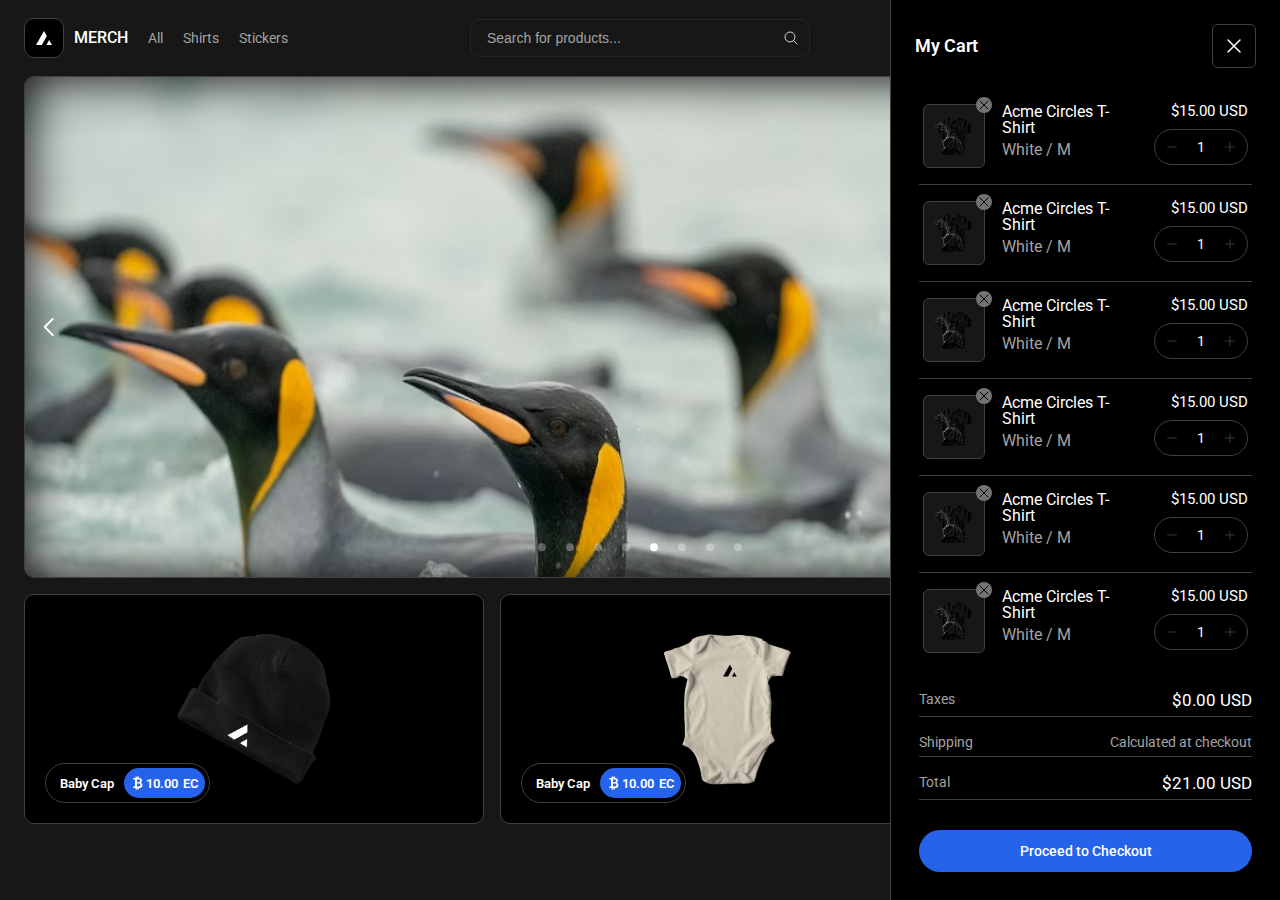
<file: index.html>
<!DOCTYPE html>
<html lang="en">
  <head>
    <meta charset="UTF-8" />
    <meta http-equiv="X-UA-Compatible" content="IE=edge" />
    <!-- <meta name="viewport" content="width=device-width, initial-scale=1.0" /> -->
    <meta
      name="viewport"
      content="width=device-width, initial-scale=1, minimum-scale=1"
    />
    <link rel="preconnect" href="https://fonts.googleapis.com" />
    <link rel="preconnect" href="https://fonts.gstatic.com" crossorigin />
    <link
      href="https://fonts.googleapis.com/css2?family=Roboto:wght@100;300;400;500;700&display=swap"
      rel="stylesheet"
    />
    <link rel="stylesheet" href="css/styles.css" />
    <title>Merch</title>
  </head>
  <body>
    <nav class="nav_main">
      <div class="more">
        <div class="moresvgholder">
          <svg
            xmlns="http://www.w3.org/2000/svg"
            fill="none"
            viewBox="0 0 24 24"
            stroke-width="1.5"
            stroke="currentColor"
            aria-hidden="true"
            class="moresvg"
          >
            <path
              stroke-linecap="round"
              stroke-linejoin="round"
              d="M3.75 6.75h16.5M3.75 12h16.5m-16.5 5.25h16.5"
            ></path>
          </svg>
        </div>
      </div>
      <div class="navigation">
        <div class="logo">
          <div class="logosvgholder">
            <svg
              xmlns="http://www.w3.org/2000/svg"
              aria-label="logo"
              viewBox="0 0 32 28"
              class="logosvg"
            >
              <path
                d="M21.5758 9.75769L16 0L0 28H11.6255L21.5758 9.75769Z"
              ></path>
              <path d="M26.2381 17.9167L20.7382 28H32L26.2381 17.9167Z"></path>
            </svg>
          </div>
          <h2>MERCH</h2>
        </div>
        <div class="options">
          <div class="option_name">All</div>
          <div class="option_name">Shirts</div>
          <div class="option_name">Stickers</div>
        </div>
      </div>
      <!-- Only commented when short screen -->
      <div class="search">
        <form class="search_form">
          <input
            type="text"
            placeholder="Search for products..."
            autocomplete="off"
            class="search_input"
            name="search"
            value=""
          />
          <div class="find_svg">
            <svg
              xmlns="http://www.w3.org/2000/svg"
              fill="none"
              viewBox="0 0 24 24"
              stroke-width="1.5"
              stroke="currentColor"
              aria-hidden="true"
              class="h-4"
            >
              <path
                stroke-linecap="round"
                stroke-linejoin="round"
                d="M21 21l-5.197-5.197m0 0A7.5 7.5 0 105.196 5.196a7.5 7.5 0 0010.607 10.607z"
              ></path>
            </svg>
          </div>
        </form>
      </div>
      <div class="cart">
        <div class="cartsvgholder">
          <svg
            xmlns="http://www.w3.org/2000/svg"
            fill="none"
            viewBox="0 0 24 24"
            stroke-width="1.5"
            stroke="currentColor"
            aria-hidden="true"
            class="cartsvg"
          >
            <path
              stroke-linecap="round"
              stroke-linejoin="round"
              d="M2.25 3h1.386c.51 0 .955.343 1.087.835l.383 1.437M7.5 14.25a3 3 0 00-3 3h15.75m-12.75-3h11.218c1.121-2.3 2.1-4.684 2.924-7.138a60.114 60.114 0 00-16.536-1.84M7.5 14.25L5.106 5.272M6 20.25a.75.75 0 11-1.5 0 .75.75 0 011.5 0zm12.75 0a.75.75 0 11-1.5 0 .75.75 0 011.5 0z"
            ></path>
          </svg>
          <div class="cart_added_popup">1</div>
        </div>
      </div>
    </nav>
    <main>
      <section class="featured_merch">
        <div class="image_wrapper"></div>
        <div class="movement_buttons">
          <div class="move_buttons left_movement_buttons">
            <svg
              class="left_button"
              width="24"
              height="24"
              viewBox="0 0 24 24"
              role="img"
              fill="none"
              aria-hidden="true"
              xmlns="http://www.w3.org/2000/svg"
            >
              <title>Backward</title>
              <path
                d="M7.758 3.054 C 7.416 3.147,7.160 3.395,7.061 3.729 C 6.985 3.987,6.985 4.053,7.063 4.323 C 7.125 4.534,7.225 4.638,10.853 8.270 L 14.579 12.000 10.853 15.730 C 7.225 19.362,7.125 19.466,7.063 19.677 C 6.984 19.949,6.984 20.013,7.064 20.283 C 7.156 20.590,7.419 20.849,7.735 20.940 C 8.001 21.018,8.210 21.000,8.460 20.879 C 8.567 20.827,9.977 19.443,12.745 16.671 C 16.526 12.885,16.876 12.524,16.935 12.343 C 17.017 12.094,17.017 11.906,16.935 11.657 C 16.876 11.476,16.528 11.117,12.768 7.353 C 9.951 4.532,8.609 3.214,8.483 3.147 C 8.252 3.024,7.992 2.990,7.758 3.054 "
                fill="currentColor"
                stroke="none"
                fill-rule="evenodd"
              ></path>
            </svg>
          </div>
          <div class="move_buttons right_movement_buttons">
            <svg
              class="right_button"
              width="24"
              height="24"
              viewBox="0 0 24 24"
              role="img"
              fill="none"
              aria-hidden="true"
              xmlns="http://www.w3.org/2000/svg"
            >
              <title>Forward</title>
              <path
                d="M7.758 3.054 C 7.416 3.147,7.160 3.395,7.061 3.729 C 6.985 3.987,6.985 4.053,7.063 4.323 C 7.125 4.534,7.225 4.638,10.853 8.270 L 14.579 12.000 10.853 15.730 C 7.225 19.362,7.125 19.466,7.063 19.677 C 6.984 19.949,6.984 20.013,7.064 20.283 C 7.156 20.590,7.419 20.849,7.735 20.940 C 8.001 21.018,8.210 21.000,8.460 20.879 C 8.567 20.827,9.977 19.443,12.745 16.671 C 16.526 12.885,16.876 12.524,16.935 12.343 C 17.017 12.094,17.017 11.906,16.935 11.657 C 16.876 11.476,16.528 11.117,12.768 7.353 C 9.951 4.532,8.609 3.214,8.483 3.147 C 8.252 3.024,7.992 2.990,7.758 3.054 "
                fill="currentColor"
                stroke="none"
                fill-rule="evenodd"
              ></path>
            </svg>
          </div>
          <div class="bottom_image_counter">
            <div class="bottom_dot not_selected"></div>
            <div class="bottom_dot not_selected"></div>
            <div class="bottom_dot not_selected"></div>
            <div class="bottom_dot not_selected"></div>
            <div class="bottom_dot selected"></div>
            <div class="bottom_dot not_selected"></div>
            <div class="bottom_dot not_selected"></div>
            <div class="bottom_dot not_selected"></div>
          </div>
        </div>
        <img
          src="./images/showcase_1.jpg"
          class="showcase_image"
          alt="showcase merch image"
        />
      </section>
      <section class="top_picks">
        <div class="moving_picks">
          <div class="single_merch">
            <img
              src="./images/top_picks/baby-cap-black.webp"
              class="merch_image"
              alt="Top Pick Image"
            />
            <div class="merch_brief">
              <div class="merch_name">Baby Cap</div>
              <div class="merch_price">
                <div class="merch_amount">
                  <svg
                    xmlns="http://www.w3.org/2000/svg"
                    width="16"
                    height="16"
                    fill="currentColor"
                    class="ERC_Coin"
                    viewBox="0 0 16 16"
                  >
                    <path
                      d="M5.5 13v1.25c0 .138.112.25.25.25h1a.25.25 0 0 0 .25-.25V13h.5v1.25c0 .138.112.25.25.25h1a.25.25 0 0 0 .25-.25V13h.084c1.992 0 3.416-1.033 3.416-2.82 0-1.502-1.007-2.323-2.186-2.44v-.088c.97-.242 1.683-.974 1.683-2.19C11.997 3.93 10.847 3 9.092 3H9V1.75a.25.25 0 0 0-.25-.25h-1a.25.25 0 0 0-.25.25V3h-.573V1.75a.25.25 0 0 0-.25-.25H5.75a.25.25 0 0 0-.25.25V3l-1.998.011a.25.25 0 0 0-.25.25v.989c0 .137.11.25.248.25l.755-.005a.75.75 0 0 1 .745.75v5.505a.75.75 0 0 1-.75.75l-.748.011a.25.25 0 0 0-.25.25v1c0 .138.112.25.25.25L5.5 13zm1.427-8.513h1.719c.906 0 1.438.498 1.438 1.312 0 .871-.575 1.362-1.877 1.362h-1.28V4.487zm0 4.051h1.84c1.137 0 1.756.58 1.756 1.524 0 .953-.626 1.45-2.158 1.45H6.927V8.539z"
                    />
                  </svg>
                  <div class="merch_amount_only">10.00</div>
                </div>
                <div class="currency_symbol">EC</div>
              </div>
            </div>
          </div>
          <div class="single_merch">
            <img
              src="./images/top_picks/baby-onesie-beige-1.webp"
              class="merch_image"
              alt="Top Pick Image"
            />
            <div class="merch_brief">
              <div class="merch_name">Baby Cap</div>
              <div class="merch_price">
                <div class="merch_amount">
                  <svg
                    xmlns="http://www.w3.org/2000/svg"
                    width="16"
                    height="16"
                    fill="currentColor"
                    class="ERC_Coin"
                    viewBox="0 0 16 16"
                  >
                    <path
                      d="M5.5 13v1.25c0 .138.112.25.25.25h1a.25.25 0 0 0 .25-.25V13h.5v1.25c0 .138.112.25.25.25h1a.25.25 0 0 0 .25-.25V13h.084c1.992 0 3.416-1.033 3.416-2.82 0-1.502-1.007-2.323-2.186-2.44v-.088c.97-.242 1.683-.974 1.683-2.19C11.997 3.93 10.847 3 9.092 3H9V1.75a.25.25 0 0 0-.25-.25h-1a.25.25 0 0 0-.25.25V3h-.573V1.75a.25.25 0 0 0-.25-.25H5.75a.25.25 0 0 0-.25.25V3l-1.998.011a.25.25 0 0 0-.25.25v.989c0 .137.11.25.248.25l.755-.005a.75.75 0 0 1 .745.75v5.505a.75.75 0 0 1-.75.75l-.748.011a.25.25 0 0 0-.25.25v1c0 .138.112.25.25.25L5.5 13zm1.427-8.513h1.719c.906 0 1.438.498 1.438 1.312 0 .871-.575 1.362-1.877 1.362h-1.28V4.487zm0 4.051h1.84c1.137 0 1.756.58 1.756 1.524 0 .953-.626 1.45-2.158 1.45H6.927V8.539z"
                    />
                  </svg>
                  <div class="merch_amount_only">10.00</div>
                </div>
                <div class="currency_symbol">EC</div>
              </div>
            </div>
          </div>
          <div class="single_merch">
            <img
              src="./images/top_picks/bag-1-dark.webp"
              class="merch_image"
              alt="Top Pick Image"
            />
            <div class="merch_brief">
              <div class="merch_name">Baby Cap</div>
              <div class="merch_price">
                <div class="merch_amount">
                  <svg
                    xmlns="http://www.w3.org/2000/svg"
                    width="16"
                    height="16"
                    fill="currentColor"
                    class="ERC_Coin"
                    viewBox="0 0 16 16"
                  >
                    <path
                      d="M5.5 13v1.25c0 .138.112.25.25.25h1a.25.25 0 0 0 .25-.25V13h.5v1.25c0 .138.112.25.25.25h1a.25.25 0 0 0 .25-.25V13h.084c1.992 0 3.416-1.033 3.416-2.82 0-1.502-1.007-2.323-2.186-2.44v-.088c.97-.242 1.683-.974 1.683-2.19C11.997 3.93 10.847 3 9.092 3H9V1.75a.25.25 0 0 0-.25-.25h-1a.25.25 0 0 0-.25.25V3h-.573V1.75a.25.25 0 0 0-.25-.25H5.75a.25.25 0 0 0-.25.25V3l-1.998.011a.25.25 0 0 0-.25.25v.989c0 .137.11.25.248.25l.755-.005a.75.75 0 0 1 .745.75v5.505a.75.75 0 0 1-.75.75l-.748.011a.25.25 0 0 0-.25.25v1c0 .138.112.25.25.25L5.5 13zm1.427-8.513h1.719c.906 0 1.438.498 1.438 1.312 0 .871-.575 1.362-1.877 1.362h-1.28V4.487zm0 4.051h1.84c1.137 0 1.756.58 1.756 1.524 0 .953-.626 1.45-2.158 1.45H6.927V8.539z"
                    />
                  </svg>
                  <div class="merch_amount_only">10.00</div>
                </div>
                <div class="currency_symbol">EC</div>
              </div>
            </div>
          </div>
          <div class="single_merch">
            <img
              src="./images/top_picks/cup-black.webp"
              class="merch_image"
              alt="Top Pick Image"
            />
            <div class="merch_brief">
              <div class="merch_name">Baby Cap</div>
              <div class="merch_price">
                <div class="merch_amount">
                  <svg
                    xmlns="http://www.w3.org/2000/svg"
                    width="16"
                    height="16"
                    fill="currentColor"
                    class="ERC_Coin"
                    viewBox="0 0 16 16"
                  >
                    <path
                      d="M5.5 13v1.25c0 .138.112.25.25.25h1a.25.25 0 0 0 .25-.25V13h.5v1.25c0 .138.112.25.25.25h1a.25.25 0 0 0 .25-.25V13h.084c1.992 0 3.416-1.033 3.416-2.82 0-1.502-1.007-2.323-2.186-2.44v-.088c.97-.242 1.683-.974 1.683-2.19C11.997 3.93 10.847 3 9.092 3H9V1.75a.25.25 0 0 0-.25-.25h-1a.25.25 0 0 0-.25.25V3h-.573V1.75a.25.25 0 0 0-.25-.25H5.75a.25.25 0 0 0-.25.25V3l-1.998.011a.25.25 0 0 0-.25.25v.989c0 .137.11.25.248.25l.755-.005a.75.75 0 0 1 .745.75v5.505a.75.75 0 0 1-.75.75l-.748.011a.25.25 0 0 0-.25.25v1c0 .138.112.25.25.25L5.5 13zm1.427-8.513h1.719c.906 0 1.438.498 1.438 1.312 0 .871-.575 1.362-1.877 1.362h-1.28V4.487zm0 4.051h1.84c1.137 0 1.756.58 1.756 1.524 0 .953-.626 1.45-2.158 1.45H6.927V8.539z"
                    />
                  </svg>
                  <div class="merch_amount_only">10.00</div>
                </div>
                <div class="currency_symbol">EC</div>
              </div>
            </div>
          </div>
          <div class="single_merch">
            <img
              src="./images/top_picks/cup-black.webp"
              class="merch_image"
              alt="Top Pick Image"
            />
            <div class="merch_brief">
              <div class="merch_name">Baby Cap</div>
              <div class="merch_price">
                <div class="merch_amount">
                  <svg
                    xmlns="http://www.w3.org/2000/svg"
                    width="16"
                    height="16"
                    fill="currentColor"
                    class="ERC_Coin"
                    viewBox="0 0 16 16"
                  >
                    <path
                      d="M5.5 13v1.25c0 .138.112.25.25.25h1a.25.25 0 0 0 .25-.25V13h.5v1.25c0 .138.112.25.25.25h1a.25.25 0 0 0 .25-.25V13h.084c1.992 0 3.416-1.033 3.416-2.82 0-1.502-1.007-2.323-2.186-2.44v-.088c.97-.242 1.683-.974 1.683-2.19C11.997 3.93 10.847 3 9.092 3H9V1.75a.25.25 0 0 0-.25-.25h-1a.25.25 0 0 0-.25.25V3h-.573V1.75a.25.25 0 0 0-.25-.25H5.75a.25.25 0 0 0-.25.25V3l-1.998.011a.25.25 0 0 0-.25.25v.989c0 .137.11.25.248.25l.755-.005a.75.75 0 0 1 .745.75v5.505a.75.75 0 0 1-.75.75l-.748.011a.25.25 0 0 0-.25.25v1c0 .138.112.25.25.25L5.5 13zm1.427-8.513h1.719c.906 0 1.438.498 1.438 1.312 0 .871-.575 1.362-1.877 1.362h-1.28V4.487zm0 4.051h1.84c1.137 0 1.756.58 1.756 1.524 0 .953-.626 1.45-2.158 1.45H6.927V8.539z"
                    />
                  </svg>
                  <div class="merch_amount_only">10.00</div>
                </div>
                <div class="currency_symbol">EC</div>
              </div>
            </div>
          </div>
          <div class="single_merch">
            <img
              src="./images/top_picks/cup-black.webp"
              class="merch_image"
              alt="Top Pick Image"
            />
            <div class="merch_brief">
              <div class="merch_name">Baby Cap</div>
              <div class="merch_price">
                <div class="merch_amount">
                  <svg
                    xmlns="http://www.w3.org/2000/svg"
                    width="16"
                    height="16"
                    fill="currentColor"
                    class="ERC_Coin"
                    viewBox="0 0 16 16"
                  >
                    <path
                      d="M5.5 13v1.25c0 .138.112.25.25.25h1a.25.25 0 0 0 .25-.25V13h.5v1.25c0 .138.112.25.25.25h1a.25.25 0 0 0 .25-.25V13h.084c1.992 0 3.416-1.033 3.416-2.82 0-1.502-1.007-2.323-2.186-2.44v-.088c.97-.242 1.683-.974 1.683-2.19C11.997 3.93 10.847 3 9.092 3H9V1.75a.25.25 0 0 0-.25-.25h-1a.25.25 0 0 0-.25.25V3h-.573V1.75a.25.25 0 0 0-.25-.25H5.75a.25.25 0 0 0-.25.25V3l-1.998.011a.25.25 0 0 0-.25.25v.989c0 .137.11.25.248.25l.755-.005a.75.75 0 0 1 .745.75v5.505a.75.75 0 0 1-.75.75l-.748.011a.25.25 0 0 0-.25.25v1c0 .138.112.25.25.25L5.5 13zm1.427-8.513h1.719c.906 0 1.438.498 1.438 1.312 0 .871-.575 1.362-1.877 1.362h-1.28V4.487zm0 4.051h1.84c1.137 0 1.756.58 1.756 1.524 0 .953-.626 1.45-2.158 1.45H6.927V8.539z"
                    />
                  </svg>
                  <div class="merch_amount_only">10.00</div>
                </div>
                <div class="currency_symbol">EC</div>
              </div>
            </div>
          </div>
          <div class="single_merch">
            <img
              src="./images/top_picks/cup-black.webp"
              class="merch_image"
              alt="Top Pick Image"
            />
            <div class="merch_brief">
              <div class="merch_name">Baby Cap</div>
              <div class="merch_price">
                <div class="merch_amount">
                  <svg
                    xmlns="http://www.w3.org/2000/svg"
                    width="16"
                    height="16"
                    fill="currentColor"
                    class="ERC_Coin"
                    viewBox="0 0 16 16"
                  >
                    <path
                      d="M5.5 13v1.25c0 .138.112.25.25.25h1a.25.25 0 0 0 .25-.25V13h.5v1.25c0 .138.112.25.25.25h1a.25.25 0 0 0 .25-.25V13h.084c1.992 0 3.416-1.033 3.416-2.82 0-1.502-1.007-2.323-2.186-2.44v-.088c.97-.242 1.683-.974 1.683-2.19C11.997 3.93 10.847 3 9.092 3H9V1.75a.25.25 0 0 0-.25-.25h-1a.25.25 0 0 0-.25.25V3h-.573V1.75a.25.25 0 0 0-.25-.25H5.75a.25.25 0 0 0-.25.25V3l-1.998.011a.25.25 0 0 0-.25.25v.989c0 .137.11.25.248.25l.755-.005a.75.75 0 0 1 .745.75v5.505a.75.75 0 0 1-.75.75l-.748.011a.25.25 0 0 0-.25.25v1c0 .138.112.25.25.25L5.5 13zm1.427-8.513h1.719c.906 0 1.438.498 1.438 1.312 0 .871-.575 1.362-1.877 1.362h-1.28V4.487zm0 4.051h1.84c1.137 0 1.756.58 1.756 1.524 0 .953-.626 1.45-2.158 1.45H6.927V8.539z"
                    />
                  </svg>
                  <div class="merch_amount_only">10.00</div>
                </div>
                <div class="currency_symbol">EC</div>
              </div>
            </div>
          </div>
        </div>
      </section>
    </main>
    <!-- <div class="more_options slide_out_left">
      <div class="cross">
        <div class="crosssvgholder">
          <svg
            xmlns="http://www.w3.org/2000/svg"
            fill="none"
            viewBox="0 0 24 24"
            stroke-width="1.5"
            stroke="currentColor"
            aria-hidden="true"
            class="crosssvg"
          >
            <path
              stroke-linecap="round"
              stroke-linejoin="round"
              d="M6 18L18 6M6 6l12 12"
            ></path>
          </svg>
        </div>
      </div>
      <div class="search">
        <form class="search_form">
          <input
            type="text"
            placeholder="Search for products..."
            autocomplete="off"
            class="search_input"
            name="search"
            value=""
          />
          <div class="find_svg">
            <svg
              xmlns="http://www.w3.org/2000/svg"
              fill="none"
              viewBox="0 0 24 24"
              stroke-width="1.5"
              stroke="currentColor"
              aria-hidden="true"
              class="h-4"
            >
              <path
                stroke-linecap="round"
                stroke-linejoin="round"
                d="M21 21l-5.197-5.197m0 0A7.5 7.5 0 105.196 5.196a7.5 7.5 0 0010.607 10.607z"
              ></path>
            </svg>
          </div>
        </form>
      </div>
      <div class="nav_options">
        <div class="nav_option_name">All</div>
        <div class="nav_option_name">Shirts</div>
        <div class="nav_option_name">Stickers</div>
      </div>
    </div>
  -->
    <div class="more_options slide_out_right">
      <!-- <div class="background"></div> -->
      <div class="cart_title">
        <div class="title_cart">
          <h2>My Cart</h2>
        </div>
        <div class="cross">
          <div class="crosssvgholder">
            <svg
              xmlns="http://www.w3.org/2000/svg"
              fill="none"
              viewBox="0 0 24 24"
              stroke-width="1.5"
              stroke="currentColor"
              aria-hidden="true"
              class="crosssvg"
            >
              <path
                stroke-linecap="round"
                stroke-linejoin="round"
                d="M6 18L18 6M6 6l12 12"
              ></path>
            </svg>
          </div>
        </div>
      </div>
      <!-- <div class="empty_cart">
        <div class="cart_logo">
          <svg
            xmlns="http://www.w3.org/2000/svg"
            fill="none"
            viewBox="0 0 24 24"
            stroke-width="1.5"
            stroke="currentColor"
            aria-hidden="true"
            class="cartBigLogo"
          >
            <path
              stroke-linecap="round"
              stroke-linejoin="round"
              d="M2.25 3h1.386c.51 0 .955.343 1.087.835l.383 1.437M7.5 14.25a3 3 0 00-3 3h15.75m-12.75-3h11.218c1.121-2.3 2.1-4.684 2.924-7.138a60.114 60.114 0 00-16.536-1.84M7.5 14.25L5.106 5.272M6 20.25a.75.75 0 11-1.5 0 .75.75 0 011.5 0zm12.75 0a.75.75 0 11-1.5 0 .75.75 0 011.5 0z"
            ></path>
          </svg>
        </div>
        <div class="empty_msg">
          <h1>Your cart is empty.</h1>
        </div>
      </div> -->
      <div class="cart_details">
        <div class="cart_products">
          <div class="single_cart_product">
            <div class="cart_product_img">
              <img src="./images/top_picks/t-shirt-1.webp" alt="T-shirt" />
              <div class="cart_product_cross">
                <svg
                  xmlns="http://www.w3.org/2000/svg"
                  fill="none"
                  viewBox="0 0 24 24"
                  stroke-width="1.5"
                  stroke="currentColor"
                  aria-hidden="true"
                  class="hover:text-accent-3 mx-[1px] h-4 w-4 text-white dark:text-black"
                >
                  <path
                    stroke-linecap="round"
                    stroke-linejoin="round"
                    d="M6 18L18 6M6 6l12 12"
                  ></path>
                </svg>
              </div>
            </div>
            <div class="cart_product_properties">
              <div class="cart_product_name">Acme Circles T-Shirt</div>
              <div class="cart_product_property">White / M</div>
            </div>
            <div class="cart_product_price_and_quantity">
              <div class="cart_product_price">$15.00 USD</div>
              <div class="cart_product_quantity">
                <div class="cart_product_quant">
                  <svg
                    xmlns="http://www.w3.org/2000/svg"
                    fill="none"
                    viewBox="0 0 24 24"
                    stroke-width="1.5"
                    stroke="currentColor"
                    aria-hidden="true"
                    class="h-4 w-4 dark:text-neutral-500"
                  >
                    <path
                      stroke-linecap="round"
                      stroke-linejoin="round"
                      d="M19.5 12h-15"
                    ></path>
                  </svg>
                </div>
                <div class="cart_product_number">1</div>
                <div class="cart_product_quant">
                  <svg
                    xmlns="http://www.w3.org/2000/svg"
                    fill="none"
                    viewBox="0 0 24 24"
                    stroke-width="1.5"
                    stroke="currentColor"
                    aria-hidden="true"
                    class="h-4 w-4 dark:text-neutral-500"
                  >
                    <path
                      stroke-linecap="round"
                      stroke-linejoin="round"
                      d="M12 4.5v15m7.5-7.5h-15"
                    ></path>
                  </svg>
                </div>
              </div>
            </div>
          </div>
          <div class="single_cart_product">
            <div class="cart_product_img">
              <img src="./images/top_picks/t-shirt-1.webp" alt="T-shirt" />
              <div class="cart_product_cross">
                <svg
                  xmlns="http://www.w3.org/2000/svg"
                  fill="none"
                  viewBox="0 0 24 24"
                  stroke-width="1.5"
                  stroke="currentColor"
                  aria-hidden="true"
                  class="hover:text-accent-3 mx-[1px] h-4 w-4 text-white dark:text-black"
                >
                  <path
                    stroke-linecap="round"
                    stroke-linejoin="round"
                    d="M6 18L18 6M6 6l12 12"
                  ></path>
                </svg>
              </div>
            </div>
            <div class="cart_product_properties">
              <div class="cart_product_name">Acme Circles T-Shirt</div>
              <div class="cart_product_property">White / M</div>
            </div>
            <div class="cart_product_price_and_quantity">
              <div class="cart_product_price">$15.00 USD</div>
              <div class="cart_product_quantity">
                <div class="cart_product_quant">
                  <svg
                    xmlns="http://www.w3.org/2000/svg"
                    fill="none"
                    viewBox="0 0 24 24"
                    stroke-width="1.5"
                    stroke="currentColor"
                    aria-hidden="true"
                    class="h-4 w-4 dark:text-neutral-500"
                  >
                    <path
                      stroke-linecap="round"
                      stroke-linejoin="round"
                      d="M19.5 12h-15"
                    ></path>
                  </svg>
                </div>
                <div class="cart_product_number">1</div>
                <div class="cart_product_quant">
                  <svg
                    xmlns="http://www.w3.org/2000/svg"
                    fill="none"
                    viewBox="0 0 24 24"
                    stroke-width="1.5"
                    stroke="currentColor"
                    aria-hidden="true"
                    class="h-4 w-4 dark:text-neutral-500"
                  >
                    <path
                      stroke-linecap="round"
                      stroke-linejoin="round"
                      d="M12 4.5v15m7.5-7.5h-15"
                    ></path>
                  </svg>
                </div>
              </div>
            </div>
          </div>
          <div class="single_cart_product">
            <div class="cart_product_img">
              <img src="./images/top_picks/t-shirt-1.webp" alt="T-shirt" />
              <div class="cart_product_cross">
                <svg
                  xmlns="http://www.w3.org/2000/svg"
                  fill="none"
                  viewBox="0 0 24 24"
                  stroke-width="1.5"
                  stroke="currentColor"
                  aria-hidden="true"
                  class="hover:text-accent-3 mx-[1px] h-4 w-4 text-white dark:text-black"
                >
                  <path
                    stroke-linecap="round"
                    stroke-linejoin="round"
                    d="M6 18L18 6M6 6l12 12"
                  ></path>
                </svg>
              </div>
            </div>
            <div class="cart_product_properties">
              <div class="cart_product_name">Acme Circles T-Shirt</div>
              <div class="cart_product_property">White / M</div>
            </div>
            <div class="cart_product_price_and_quantity">
              <div class="cart_product_price">$15.00 USD</div>
              <div class="cart_product_quantity">
                <div class="cart_product_quant">
                  <svg
                    xmlns="http://www.w3.org/2000/svg"
                    fill="none"
                    viewBox="0 0 24 24"
                    stroke-width="1.5"
                    stroke="currentColor"
                    aria-hidden="true"
                    class="h-4 w-4 dark:text-neutral-500"
                  >
                    <path
                      stroke-linecap="round"
                      stroke-linejoin="round"
                      d="M19.5 12h-15"
                    ></path>
                  </svg>
                </div>
                <div class="cart_product_number">1</div>
                <div class="cart_product_quant">
                  <svg
                    xmlns="http://www.w3.org/2000/svg"
                    fill="none"
                    viewBox="0 0 24 24"
                    stroke-width="1.5"
                    stroke="currentColor"
                    aria-hidden="true"
                    class="h-4 w-4 dark:text-neutral-500"
                  >
                    <path
                      stroke-linecap="round"
                      stroke-linejoin="round"
                      d="M12 4.5v15m7.5-7.5h-15"
                    ></path>
                  </svg>
                </div>
              </div>
            </div>
          </div>
          <div class="single_cart_product">
            <div class="cart_product_img">
              <img src="./images/top_picks/t-shirt-1.webp" alt="T-shirt" />
              <div class="cart_product_cross">
                <svg
                  xmlns="http://www.w3.org/2000/svg"
                  fill="none"
                  viewBox="0 0 24 24"
                  stroke-width="1.5"
                  stroke="currentColor"
                  aria-hidden="true"
                  class="hover:text-accent-3 mx-[1px] h-4 w-4 text-white dark:text-black"
                >
                  <path
                    stroke-linecap="round"
                    stroke-linejoin="round"
                    d="M6 18L18 6M6 6l12 12"
                  ></path>
                </svg>
              </div>
            </div>
            <div class="cart_product_properties">
              <div class="cart_product_name">Acme Circles T-Shirt</div>
              <div class="cart_product_property">White / M</div>
            </div>
            <div class="cart_product_price_and_quantity">
              <div class="cart_product_price">$15.00 USD</div>
              <div class="cart_product_quantity">
                <div class="cart_product_quant">
                  <svg
                    xmlns="http://www.w3.org/2000/svg"
                    fill="none"
                    viewBox="0 0 24 24"
                    stroke-width="1.5"
                    stroke="currentColor"
                    aria-hidden="true"
                    class="h-4 w-4 dark:text-neutral-500"
                  >
                    <path
                      stroke-linecap="round"
                      stroke-linejoin="round"
                      d="M19.5 12h-15"
                    ></path>
                  </svg>
                </div>
                <div class="cart_product_number">1</div>
                <div class="cart_product_quant">
                  <svg
                    xmlns="http://www.w3.org/2000/svg"
                    fill="none"
                    viewBox="0 0 24 24"
                    stroke-width="1.5"
                    stroke="currentColor"
                    aria-hidden="true"
                    class="h-4 w-4 dark:text-neutral-500"
                  >
                    <path
                      stroke-linecap="round"
                      stroke-linejoin="round"
                      d="M12 4.5v15m7.5-7.5h-15"
                    ></path>
                  </svg>
                </div>
              </div>
            </div>
          </div>
          <div class="single_cart_product">
            <div class="cart_product_img">
              <img src="./images/top_picks/t-shirt-1.webp" alt="T-shirt" />
              <div class="cart_product_cross">
                <svg
                  xmlns="http://www.w3.org/2000/svg"
                  fill="none"
                  viewBox="0 0 24 24"
                  stroke-width="1.5"
                  stroke="currentColor"
                  aria-hidden="true"
                  class="hover:text-accent-3 mx-[1px] h-4 w-4 text-white dark:text-black"
                >
                  <path
                    stroke-linecap="round"
                    stroke-linejoin="round"
                    d="M6 18L18 6M6 6l12 12"
                  ></path>
                </svg>
              </div>
            </div>
            <div class="cart_product_properties">
              <div class="cart_product_name">Acme Circles T-Shirt</div>
              <div class="cart_product_property">White / M</div>
            </div>
            <div class="cart_product_price_and_quantity">
              <div class="cart_product_price">$15.00 USD</div>
              <div class="cart_product_quantity">
                <div class="cart_product_quant">
                  <svg
                    xmlns="http://www.w3.org/2000/svg"
                    fill="none"
                    viewBox="0 0 24 24"
                    stroke-width="1.5"
                    stroke="currentColor"
                    aria-hidden="true"
                    class="h-4 w-4 dark:text-neutral-500"
                  >
                    <path
                      stroke-linecap="round"
                      stroke-linejoin="round"
                      d="M19.5 12h-15"
                    ></path>
                  </svg>
                </div>
                <div class="cart_product_number">1</div>
                <div class="cart_product_quant">
                  <svg
                    xmlns="http://www.w3.org/2000/svg"
                    fill="none"
                    viewBox="0 0 24 24"
                    stroke-width="1.5"
                    stroke="currentColor"
                    aria-hidden="true"
                    class="h-4 w-4 dark:text-neutral-500"
                  >
                    <path
                      stroke-linecap="round"
                      stroke-linejoin="round"
                      d="M12 4.5v15m7.5-7.5h-15"
                    ></path>
                  </svg>
                </div>
              </div>
            </div>
          </div>
          <div class="single_cart_product">
            <div class="cart_product_img">
              <img src="./images/top_picks/t-shirt-1.webp" alt="T-shirt" />
              <div class="cart_product_cross">
                <svg
                  xmlns="http://www.w3.org/2000/svg"
                  fill="none"
                  viewBox="0 0 24 24"
                  stroke-width="1.5"
                  stroke="currentColor"
                  aria-hidden="true"
                  class="hover:text-accent-3 mx-[1px] h-4 w-4 text-white dark:text-black"
                >
                  <path
                    stroke-linecap="round"
                    stroke-linejoin="round"
                    d="M6 18L18 6M6 6l12 12"
                  ></path>
                </svg>
              </div>
            </div>
            <div class="cart_product_properties">
              <div class="cart_product_name">Acme Circles T-Shirt</div>
              <div class="cart_product_property">White / M</div>
            </div>
            <div class="cart_product_price_and_quantity">
              <div class="cart_product_price">$15.00 USD</div>
              <div class="cart_product_quantity">
                <div class="cart_product_quant">
                  <svg
                    xmlns="http://www.w3.org/2000/svg"
                    fill="none"
                    viewBox="0 0 24 24"
                    stroke-width="1.5"
                    stroke="currentColor"
                    aria-hidden="true"
                    class="h-4 w-4 dark:text-neutral-500"
                  >
                    <path
                      stroke-linecap="round"
                      stroke-linejoin="round"
                      d="M19.5 12h-15"
                    ></path>
                  </svg>
                </div>
                <div class="cart_product_number">1</div>
                <div class="cart_product_quant">
                  <svg
                    xmlns="http://www.w3.org/2000/svg"
                    fill="none"
                    viewBox="0 0 24 24"
                    stroke-width="1.5"
                    stroke="currentColor"
                    aria-hidden="true"
                    class="h-4 w-4 dark:text-neutral-500"
                  >
                    <path
                      stroke-linecap="round"
                      stroke-linejoin="round"
                      d="M12 4.5v15m7.5-7.5h-15"
                    ></path>
                  </svg>
                </div>
              </div>
            </div>
          </div>
        </div>
        <div class="cart_pricing_details">
          <div class="cart_pricing cart_pricing_taxes">
            <div class="cart_pricing_label">Taxes</div>
            <div class="cart_pricing_selected_price cart_pricing_taxes_price">
              $0.00 USD
            </div>
          </div>
          <div class="cart_pricing cart_pricing_shipping">
            <div class="cart_pricing_label">Shipping</div>
            <div class="cart_pricing_shipping_price">
              Calculated at checkout
            </div>
          </div>
          <div class="cart_pricing cart_pricing_total">
            <div class="cart_pricing_label">Total</div>
            <div class="cart_pricing_selected_price cart_pricing_total_price">
              $21.00 USD
            </div>
          </div>
        </div>
        <div class="checkout_button">
          <h2>Proceed to Checkout</h2>
        </div>
      </div>
    </div>
  </body>
</html>
</file>
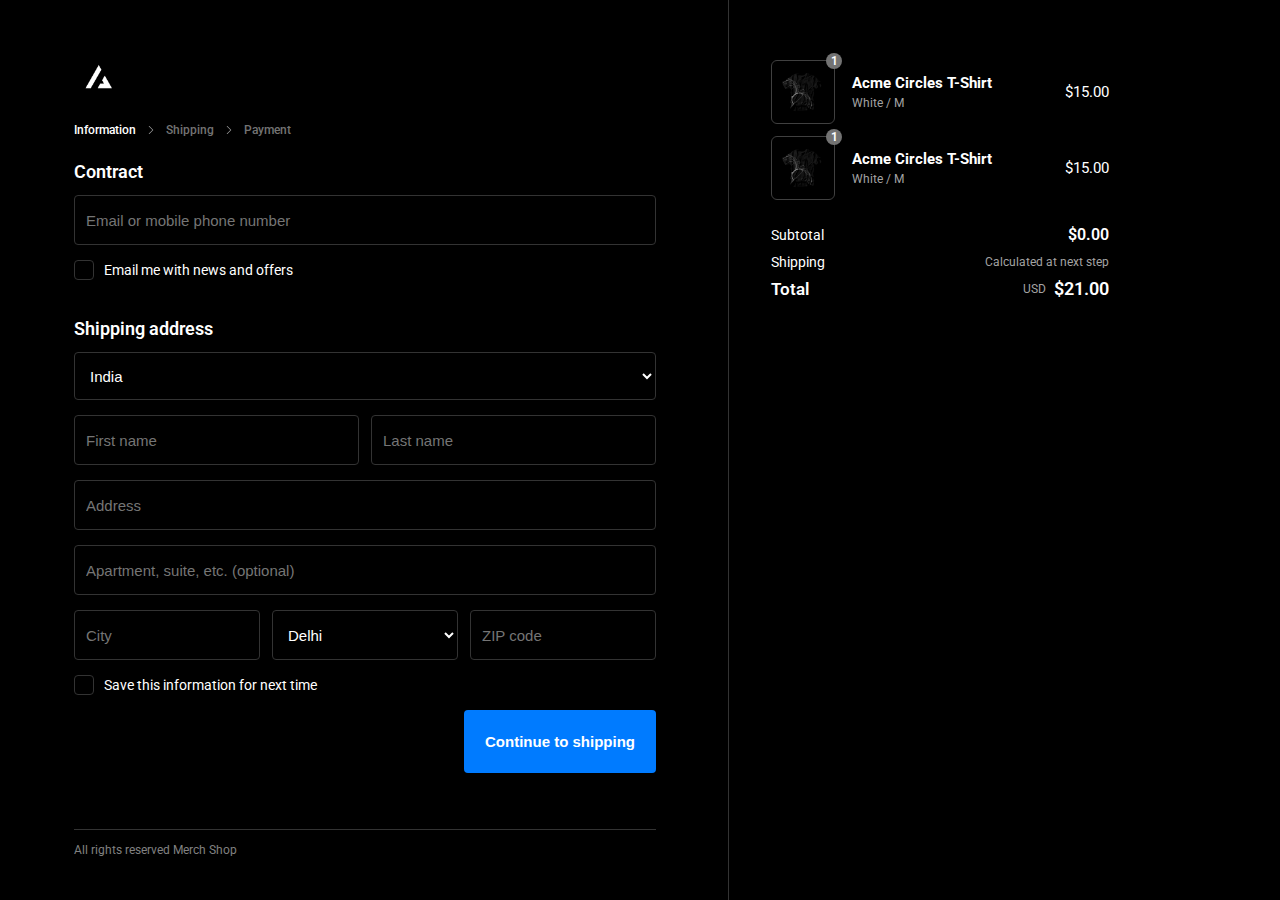
<file: checkout.html>
<!DOCTYPE html>
<html lang="en">
  <head>
    <meta charset="UTF-8" />
    <meta http-equiv="X-UA-Compatible" content="IE=edge" />
    <!-- <meta name="viewport" content="width=device-width, initial-scale=1.0" /> -->
    <meta
      name="viewport"
      content="width=device-width, initial-scale=1, minimum-scale=1"
    />
    <link rel="preconnect" href="https://fonts.googleapis.com" />
    <link rel="preconnect" href="https://fonts.gstatic.com" crossorigin />
    <link
      href="https://fonts.googleapis.com/css2?family=Roboto:wght@100;300;400;500;700&display=swap"
      rel="stylesheet"
    />
    <!-- <link rel="stylesheet" href="css/styles.css" /> -->
    <link rel="stylesheet" href="css/checkout.css" />
    <title>Merch</title>
  </head>
  <body>
    <main>
      <div class="checkout_information">
        <div class="checkout_container">
          <div class="purchase_logo">
            <img src="./images/logos/purchase_logo.webp" alt="logo" />
          </div>
          <div class="aside_small_display">
            <div class="small_display_dropdown">
              <div class="dropdown_aside">
                <svg
                  xmlns="http://www.w3.org/2000/svg"
                  fill="none"
                  viewBox="0 0 24 24"
                  stroke-width="1.5"
                  stroke="currentColor"
                  aria-hidden="true"
                  class="cart_cartsvg___Blb6"
                >
                  <path
                    stroke-linecap="round"
                    stroke-linejoin="round"
                    d="M2.25 3h1.386c.51 0 .955.343 1.087.835l.383 1.437M7.5 14.25a3 3 0 00-3 3h15.75m-12.75-3h11.218c1.121-2.3 2.1-4.684 2.924-7.138a60.114 60.114 0 00-16.536-1.84M7.5 14.25L5.106 5.272M6 20.25a.75.75 0 11-1.5 0 .75.75 0 011.5 0zm12.75 0a.75.75 0 11-1.5 0 .75.75 0 011.5 0z"
                  ></path>
                </svg>
                <p>Show order summary</p>
                <svg
                  xmlns="http://www.w3.org/2000/svg"
                  width="16"
                  height="16"
                  fill="currentColor"
                  class="arrow_small_display"
                  viewBox="0 0 16 16"
                >
                  <path
                    fill-rule="evenodd"
                    d="M4.646 1.646a.5.5 0 0 1 .708 0l6 6a.5.5 0 0 1 0 .708l-6 6a.5.5 0 0 1-.708-.708L10.293 8 4.646 2.354a.5.5 0 0 1 0-.708z"
                  />
                </svg>
              </div>
              <div class="aside_total_price">$14.90</div>
            </div>
            <aside class="checkout_product_details_small move_down">
              <div class="cart_aside_details">
                <div class="cart_products">
                  <div class="single_cart_product">
                    <div class="cart_product_img">
                      <img
                        src="./images/top_picks/t-shirt-1.webp"
                        alt="T-shirt"
                      />
                      <div class="cart_product_quantity_popup">1</div>
                    </div>
                    <div class="cart_product_properties">
                      <div class="cart_product_name">Acme Circles T-Shirt</div>
                      <div class="cart_product_property">White / M</div>
                    </div>
                    <div class="cart_product_price_and_quantity">
                      <div class="cart_product_price">$15.00</div>
                    </div>
                  </div>
                  <div class="single_cart_product">
                    <div class="cart_product_img">
                      <img
                        src="./images/top_picks/t-shirt-1.webp"
                        alt="T-shirt"
                      />
                      <div class="cart_product_quantity_popup">1</div>
                    </div>
                    <div class="cart_product_properties">
                      <div class="cart_product_name">Acme Circles T-Shirt</div>
                      <div class="cart_product_property">White / M</div>
                    </div>
                    <div class="cart_product_price_and_quantity">
                      <div class="cart_product_price">$15.00</div>
                    </div>
                  </div>
                </div>
                <div class="cart_pricing_details">
                  <div class="cart_pricing cart_pricing_taxes">
                    <div class="cart_pricing_label">Subtotal</div>
                    <div
                      class="cart_pricing_selected_price cart_pricing_taxes_price"
                    >
                      $0.00
                    </div>
                  </div>
                  <div class="cart_pricing cart_pricing_shipping">
                    <div class="cart_pricing_label">Shipping</div>
                    <div class="cart_pricing_shipping_price">
                      Calculated at next step
                    </div>
                  </div>
                  <div class="cart_pricing cart_pricing_total">
                    <div class="cart_pricing_label cart_pricing_label_total">
                      Total
                    </div>
                    <div
                      class="cart_pricing_selected_price cart_pricing_total_price"
                    >
                      <div class="cart_pricing_shipping_symbol">USD</div>
                      <div class="cart_pricing_shipping_total">$21.00</div>
                    </div>
                  </div>
                </div>
              </div>
            </aside>
          </div>
          <div class="payment_journey">
            <div class="step_name step_on">Information</div>
            <div class="step_seperator">
              <svg
                xmlns="http://www.w3.org/2000/svg"
                width="16"
                height="16"
                fill="currentColor"
                class="bi bi-chevron-right"
                viewBox="0 0 16 16"
              >
                <path
                  fill-rule="evenodd"
                  d="M4.646 1.646a.5.5 0 0 1 .708 0l6 6a.5.5 0 0 1 0 .708l-6 6a.5.5 0 0 1-.708-.708L10.293 8 4.646 2.354a.5.5 0 0 1 0-.708z"
                />
              </svg>
            </div>
            <div class="step_name">Shipping</div>
            <div class="step_seperator">
              <svg
                xmlns="http://www.w3.org/2000/svg"
                width="16"
                height="16"
                fill="currentColor"
                class="bi bi-chevron-right"
                viewBox="0 0 16 16"
              >
                <path
                  fill-rule="evenodd"
                  d="M4.646 1.646a.5.5 0 0 1 .708 0l6 6a.5.5 0 0 1 0 .708l-6 6a.5.5 0 0 1-.708-.708L10.293 8 4.646 2.354a.5.5 0 0 1 0-.708z"
                />
              </svg>
            </div>
            <div class="step_name">Payment</div>
          </div>
          <div class="form-container">
            <div class="form-heading top_heading">Contract</div>
            <div class="form-field">
              <label class="form-label" for="contact"
                >Email or mobile phone number</label
              >
              <input
                class="form-input"
                type="text"
                id="contact"
                placeholder="Email or mobile phone number"
              />
            </div>
            <div class="form-field custom-checkbox">
              <label class="form-checkbox-label" for="news-offers">
                <input type="checkbox" id="news-offers" />
                <span class="checkmark"></span>
                Email me with news and offers
              </label>
            </div>
            <div class="form-heading">Shipping address</div>
            <div class="form-field">
              <label class="form-label" for="country">Country/Region:</label>
              <select class="form-input" id="country">
                <option value="India">India</option>
              </select>
            </div>
            <div class="name_fields">
              <div class="form-field">
                <label class="form-label" for="first-name">First name</label>
                <input
                  class="form-input"
                  type="text"
                  id="first-name"
                  placeholder="First name"
                />
              </div>
              <div class="form-field">
                <label class="form-label" for="last-name">Last name</label>
                <input
                  class="form-input"
                  type="text"
                  id="last-name"
                  placeholder="Last name"
                />
              </div>
            </div>
            <div class="form-field">
              <label class="form-label" for="address">Address</label>
              <input
                class="form-input"
                type="text"
                id="address"
                placeholder="Address"
              />
            </div>
            <div class="form-field">
              <label class="form-label" for="apt-suite"
                >Apartment, suite, etc. (optional)</label
              >
              <input
                class="form-input"
                type="text"
                id="apt-suite"
                placeholder="Apartment, suite, etc. (optional)"
              />
            </div>
            <div class="address_additional">
              <div class="form-field">
                <label class="form-label" for="city">City</label>
                <input
                  class="form-input"
                  type="text"
                  id="city"
                  placeholder="City"
                />
              </div>
              <div class="form-field">
                <label class="form-label" for="state">State:</label>
                <select class="form-input" id="state">
                  <option value="Delhi">Delhi</option>
                  <option value="Mumbai">Mumbai</option>
                  <option value="Pune">Pune</option>
                  <option value="Gurugram">Gurugram</option>
                </select>
              </div>
              <div class="form-field">
                <label class="form-label" for="zip-code">ZIP code</label>
                <input
                  class="form-input"
                  type="text"
                  id="zip-code"
                  placeholder="ZIP code"
                />
              </div>
            </div>
            <div class="form-field custom-checkbox">
              <label class="form-checkbox-label" for="save-info">
                <input type="checkbox" id="save-info" />
                <span class="checkmark"></span>
                Save this information for next time
              </label>
            </div>
            <button class="form-button" type="button">
              <div class="button_text">Continue to shipping</div>
            </button>
            <footer>
              <div class="footer_rights">All rights reserved Merch Shop</div>
            </footer>
          </div>
        </div>
      </div>
      <aside class="checkout_product_details">
        <div class="cart_aside_details">
          <div class="cart_products">
            <div class="single_cart_product">
              <div class="cart_product_img">
                <img src="./images/top_picks/t-shirt-1.webp" alt="T-shirt" />
                <div class="cart_product_quantity_popup">1</div>
              </div>
              <div class="cart_product_properties">
                <div class="cart_product_name">Acme Circles T-Shirt</div>
                <div class="cart_product_property">White / M</div>
              </div>
              <div class="cart_product_price_and_quantity">
                <div class="cart_product_price">$15.00</div>
              </div>
            </div>
            <div class="single_cart_product">
              <div class="cart_product_img">
                <img src="./images/top_picks/t-shirt-1.webp" alt="T-shirt" />
                <div class="cart_product_quantity_popup">1</div>
              </div>
              <div class="cart_product_properties">
                <div class="cart_product_name">Acme Circles T-Shirt</div>
                <div class="cart_product_property">White / M</div>
              </div>
              <div class="cart_product_price_and_quantity">
                <div class="cart_product_price">$15.00</div>
              </div>
            </div>
          </div>
          <div class="cart_pricing_details">
            <div class="cart_pricing cart_pricing_taxes">
              <div class="cart_pricing_label">Subtotal</div>
              <div class="cart_pricing_selected_price cart_pricing_taxes_price">
                $0.00
              </div>
            </div>
            <div class="cart_pricing cart_pricing_shipping">
              <div class="cart_pricing_label">Shipping</div>
              <div class="cart_pricing_shipping_price">
                Calculated at next step
              </div>
            </div>
            <div class="cart_pricing cart_pricing_total">
              <div class="cart_pricing_label cart_pricing_label_total">
                Total
              </div>
              <div class="cart_pricing_selected_price cart_pricing_total_price">
                <div class="cart_pricing_shipping_symbol">USD</div>
                <div class="cart_pricing_shipping_total">$21.00</div>
              </div>
            </div>
          </div>
        </div>
      </aside>
    </main>
  </body>
</html>
</file>
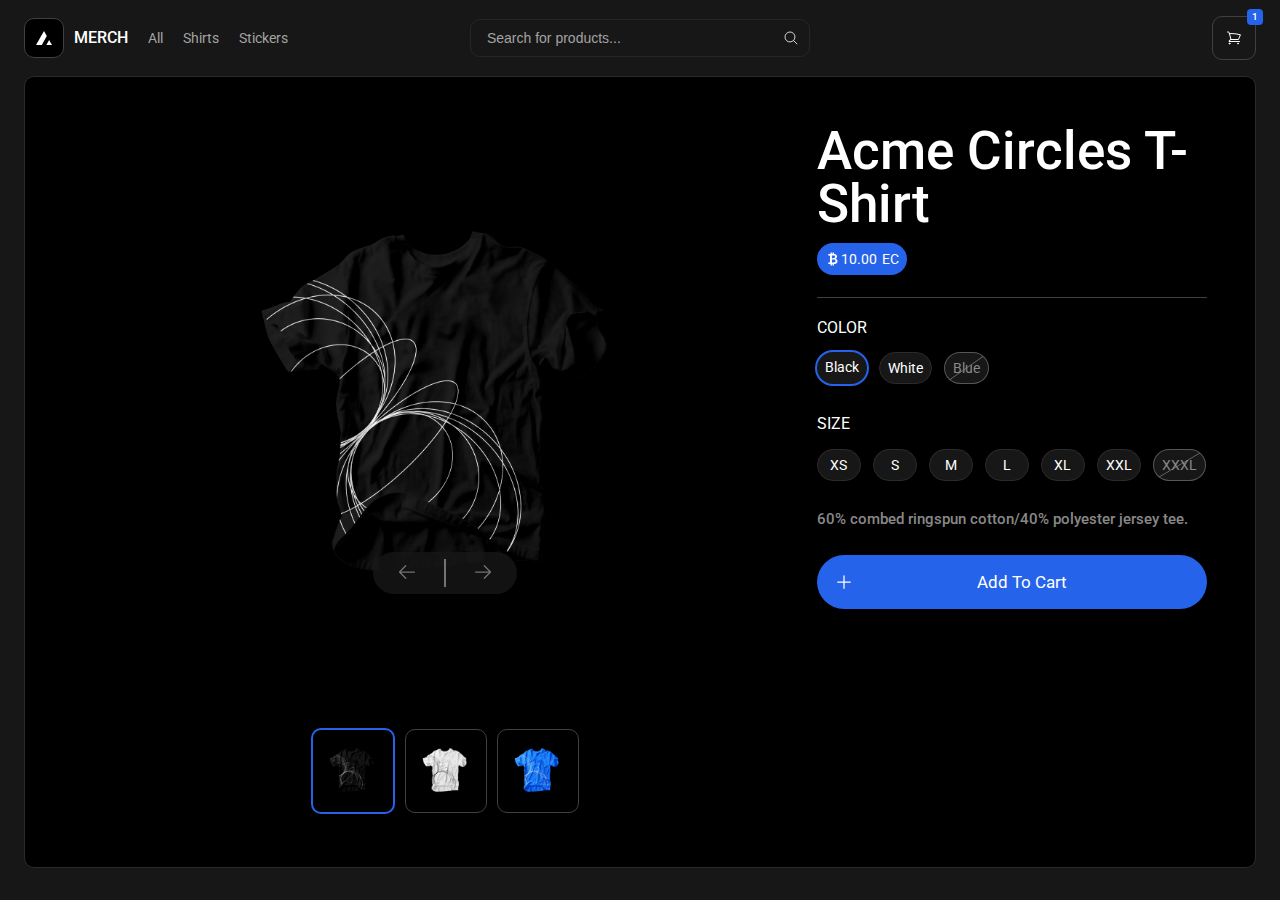
<file: product.html>
<!DOCTYPE html>
<html lang="en">
  <head>
    <meta charset="UTF-8" />
    <meta http-equiv="X-UA-Compatible" content="IE=edge" />
    <!-- <meta name="viewport" content="width=device-width, initial-scale=1.0" /> -->
    <meta
      name="viewport"
      content="width=device-width, initial-scale=1, minimum-scale=1"
    />
    <link rel="preconnect" href="https://fonts.googleapis.com" />
    <link rel="preconnect" href="https://fonts.gstatic.com" crossorigin />
    <link
      href="https://fonts.googleapis.com/css2?family=Roboto:wght@100;300;400;500;700&display=swap"
      rel="stylesheet"
    />
    <link rel="stylesheet" href="css/styles.css" />
    <link rel="stylesheet" href="css/product.css" />
    <title>Merch</title>
  </head>
  <body>
    <nav class="nav_main">
      <div class="more">
        <div class="moresvgholder">
          <svg
            xmlns="http://www.w3.org/2000/svg"
            fill="none"
            viewBox="0 0 24 24"
            stroke-width="1.5"
            stroke="currentColor"
            aria-hidden="true"
            class="moresvg"
          >
            <path
              stroke-linecap="round"
              stroke-linejoin="round"
              d="M3.75 6.75h16.5M3.75 12h16.5m-16.5 5.25h16.5"
            ></path>
          </svg>
        </div>
      </div>
      <div class="navigation">
        <div class="logo">
          <div class="logosvgholder">
            <svg
              xmlns="http://www.w3.org/2000/svg"
              aria-label="logo"
              viewBox="0 0 32 28"
              class="logosvg"
            >
              <path
                d="M21.5758 9.75769L16 0L0 28H11.6255L21.5758 9.75769Z"
              ></path>
              <path d="M26.2381 17.9167L20.7382 28H32L26.2381 17.9167Z"></path>
            </svg>
          </div>
          <h2>MERCH</h2>
        </div>
        <div class="options">
          <div class="option_name">All</div>
          <div class="option_name">Shirts</div>
          <div class="option_name">Stickers</div>
        </div>
      </div>
      <!-- Only commented when short screen -->
      <div class="search">
        <form class="search_form">
          <input
            type="text"
            placeholder="Search for products..."
            autocomplete="off"
            class="search_input"
            name="search"
            value=""
          />
          <div class="find_svg">
            <svg
              xmlns="http://www.w3.org/2000/svg"
              fill="none"
              viewBox="0 0 24 24"
              stroke-width="1.5"
              stroke="currentColor"
              aria-hidden="true"
              class="h-4"
            >
              <path
                stroke-linecap="round"
                stroke-linejoin="round"
                d="M21 21l-5.197-5.197m0 0A7.5 7.5 0 105.196 5.196a7.5 7.5 0 0010.607 10.607z"
              ></path>
            </svg>
          </div>
        </form>
      </div>
      <div class="cart">
        <div class="cartsvgholder">
          <svg
            xmlns="http://www.w3.org/2000/svg"
            fill="none"
            viewBox="0 0 24 24"
            stroke-width="1.5"
            stroke="currentColor"
            aria-hidden="true"
            class="cartsvg"
          >
            <path
              stroke-linecap="round"
              stroke-linejoin="round"
              d="M2.25 3h1.386c.51 0 .955.343 1.087.835l.383 1.437M7.5 14.25a3 3 0 00-3 3h15.75m-12.75-3h11.218c1.121-2.3 2.1-4.684 2.924-7.138a60.114 60.114 0 00-16.536-1.84M7.5 14.25L5.106 5.272M6 20.25a.75.75 0 11-1.5 0 .75.75 0 011.5 0zm12.75 0a.75.75 0 11-1.5 0 .75.75 0 011.5 0z"
            ></path>
          </svg>
          <div class="cart_added_popup">1</div>
        </div>
      </div>
    </nav>
    <main>
      <section class="product">
        <div class="product_showcase">
          <div class="product_display">
            <div class="product_img">
              <img
                src="./images/top_picks/t-shirt-1.webp"
                alt="product image"
              />
              <div class="product_img_mover">
                <div class="go_left_right">
                  <svg
                    xmlns="http://www.w3.org/2000/svg"
                    fill="none"
                    viewBox="0 0 24 24"
                    stroke-width="1.5"
                    stroke="currentColor"
                    aria-hidden="true"
                    class="product_movers"
                  >
                    <path
                      stroke-linecap="round"
                      stroke-linejoin="round"
                      d="M10.5 19.5L3 12m0 0l7.5-7.5M3 12h18"
                    ></path>
                  </svg>
                </div>
                <div class="mover_seperator"></div>
                <div class="go_left_right">
                  <svg
                    xmlns="http://www.w3.org/2000/svg"
                    fill="none"
                    viewBox="0 0 24 24"
                    stroke-width="1.5"
                    stroke="currentColor"
                    aria-hidden="true"
                    class="product_movers"
                  >
                    <path
                      stroke-linecap="round"
                      stroke-linejoin="round"
                      d="M13.5 4.5L21 12m0 0l-7.5 7.5M21 12H3"
                    ></path>
                  </svg>
                </div>
              </div>
            </div>
            <div class="more_product_colors">
                <div class="more_product product_color_selected">
                    <img src="./images/top_picks/t-shirt-1.webp" alt="black color" class="more_product_img"/>
                </div>
                <div class="more_product product_color_not_selected">
                    <img src="./images/diff_colors/t-shirt-2.webp" alt="white color" class="more_product_img"/>
                </div>
                <div class="more_product product_color_not_selected">
                    <img src="./images/diff_colors/t-shirt-circles-blue.webp" alt="blue color" class="more_product_img"/>
                </div>
            </div>
          </div>
          <div class="product_details">
            <div class="product_name">
              <h1>Acme Circles T-Shirt</h1>
            </div>
            <div class="merch_price">
              <div class="merch_amount">
                <svg
                  xmlns="http://www.w3.org/2000/svg"
                  width="16"
                  height="16"
                  fill="currentColor"
                  class="ERC_Coin"
                  viewBox="0 0 16 16"
                >
                  <path
                    d="M5.5 13v1.25c0 .138.112.25.25.25h1a.25.25 0 0 0 .25-.25V13h.5v1.25c0 .138.112.25.25.25h1a.25.25 0 0 0 .25-.25V13h.084c1.992 0 3.416-1.033 3.416-2.82 0-1.502-1.007-2.323-2.186-2.44v-.088c.97-.242 1.683-.974 1.683-2.19C11.997 3.93 10.847 3 9.092 3H9V1.75a.25.25 0 0 0-.25-.25h-1a.25.25 0 0 0-.25.25V3h-.573V1.75a.25.25 0 0 0-.25-.25H5.75a.25.25 0 0 0-.25.25V3l-1.998.011a.25.25 0 0 0-.25.25v.989c0 .137.11.25.248.25l.755-.005a.75.75 0 0 1 .745.75v5.505a.75.75 0 0 1-.75.75l-.748.011a.25.25 0 0 0-.25.25v1c0 .138.112.25.25.25L5.5 13zm1.427-8.513h1.719c.906 0 1.438.498 1.438 1.312 0 .871-.575 1.362-1.877 1.362h-1.28V4.487zm0 4.051h1.84c1.137 0 1.756.58 1.756 1.524 0 .953-.626 1.45-2.158 1.45H6.927V8.539z"
                  />
                </svg>
                <div class="merch_amount_only">10.00</div>
              </div>
              <div class="currency_symbol">EC</div>
            </div>
            <div class="border_seperator"></div>
            <div class="product_property">
              <div class="single_property">
                <h3>COLOR</h3>
                <div class="button_selection_property">
                  <div class="prop_button prop_selected">Black</div>
                  <div class="prop_button available">White</div>
                  <div class="prop_button not_available">Blue</div>
                </div>
              </div>
              <div class="single_property">
                <h3>SIZE</h3>
                <div class="button_selection_property">
                  <div class="prop_button available">XS</div>
                  <div class="prop_button available">S</div>
                  <div class="prop_button available">M</div>
                  <div class="prop_button available">L</div>
                  <div class="prop_button available">XL</div>
                  <div class="prop_button available">XXL</div>
                  <div class="prop_button not_available">XXXL</div>
                </div>
              </div>
            </div>
            <div class="product_description">
              <p>60% combed ringspun cotton/40% polyester jersey tee.</p>
            </div>
            <div class="add_to_cart_button button_clickable">
              <svg
                xmlns="http://www.w3.org/2000/svg"
                fill="none"
                viewBox="0 0 24 24"
                stroke-width="1.5"
                stroke="currentColor"
                aria-hidden="true"
                class="add_svg"
              >
                <path
                  stroke-linecap="round"
                  stroke-linejoin="round"
                  d="M12 4.5v15m7.5-7.5h-15"
                ></path>
              </svg>
              <h2>Add To Cart</h2>
            </div>
          </div>
        </div>
      </section>
    </main>
  </body>
</html>
</file>
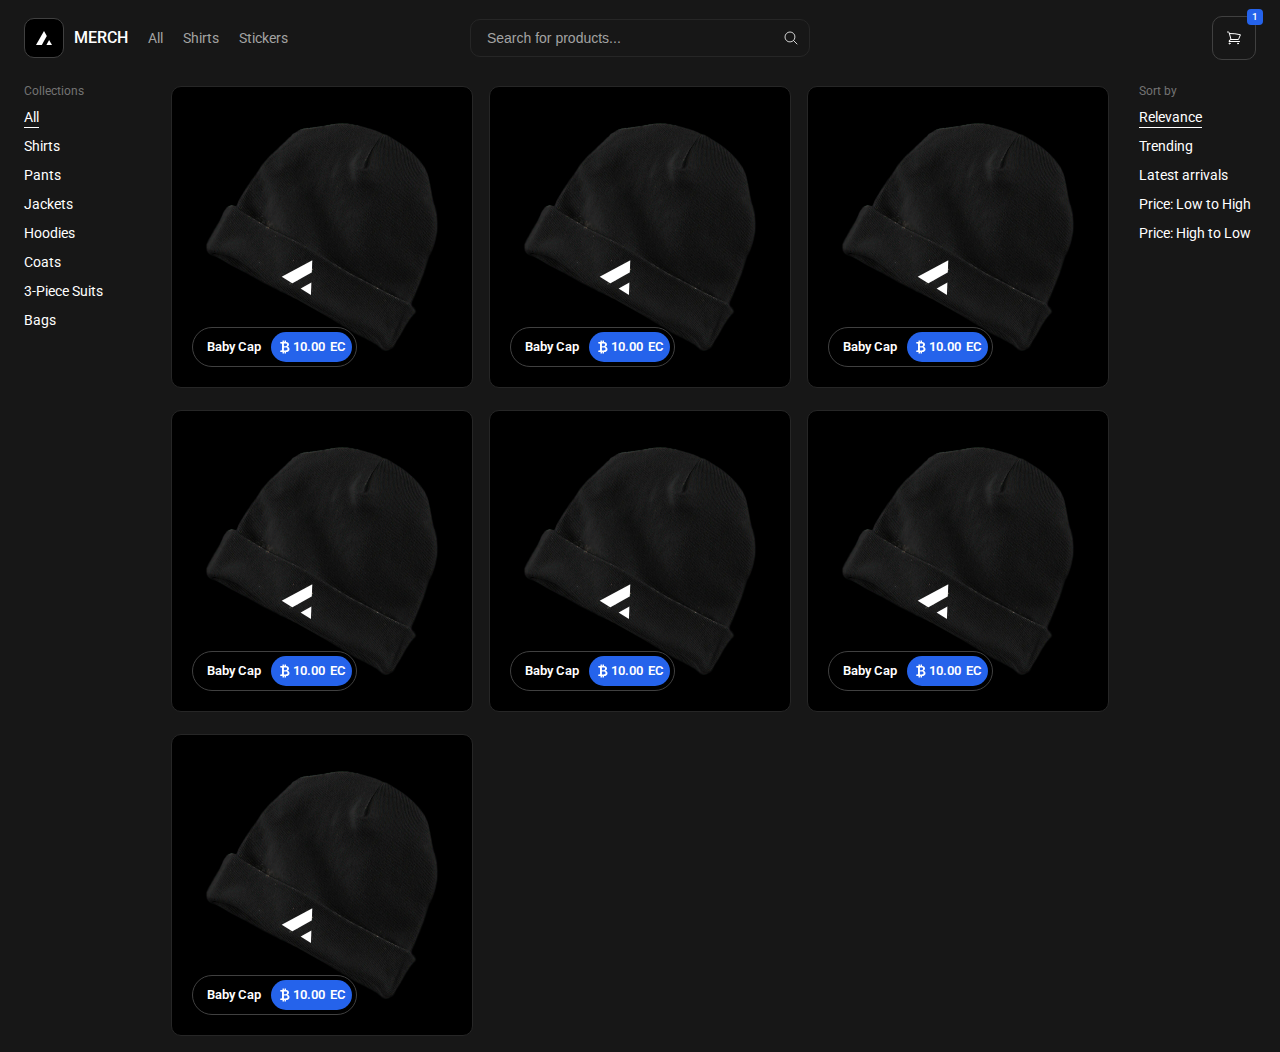
<file: search.html>
<!DOCTYPE html>
<html lang="en">
  <head>
    <meta charset="UTF-8" />
    <meta http-equiv="X-UA-Compatible" content="IE=edge" />
    <!-- <meta name="viewport" content="width=device-width, initial-scale=1.0" /> -->
    <meta
      name="viewport"
      content="width=device-width, initial-scale=1, minimum-scale=1"
    />
    <link rel="preconnect" href="https://fonts.googleapis.com" />
    <link rel="preconnect" href="https://fonts.gstatic.com" crossorigin />
    <link
      href="https://fonts.googleapis.com/css2?family=Roboto:wght@100;300;400;500;700&display=swap"
      rel="stylesheet"
    />
    <link rel="stylesheet" href="css/styles.css" />
    <link rel="stylesheet" href="css/search.css" />
    <title>Merch</title>
  </head>
  <body>
    <nav class="nav_main">
      <div class="more">
        <div class="moresvgholder">
          <svg
            xmlns="http://www.w3.org/2000/svg"
            fill="none"
            viewBox="0 0 24 24"
            stroke-width="1.5"
            stroke="currentColor"
            aria-hidden="true"
            class="moresvg"
          >
            <path
              stroke-linecap="round"
              stroke-linejoin="round"
              d="M3.75 6.75h16.5M3.75 12h16.5m-16.5 5.25h16.5"
            ></path>
          </svg>
        </div>
      </div>
      <div class="navigation">
        <div class="logo">
          <div class="logosvgholder">
            <svg
              xmlns="http://www.w3.org/2000/svg"
              aria-label="logo"
              viewBox="0 0 32 28"
              class="logosvg"
            >
              <path
                d="M21.5758 9.75769L16 0L0 28H11.6255L21.5758 9.75769Z"
              ></path>
              <path d="M26.2381 17.9167L20.7382 28H32L26.2381 17.9167Z"></path>
            </svg>
          </div>
          <h2>MERCH</h2>
        </div>
        <div class="options">
          <div class="option_name">All</div>
          <div class="option_name">Shirts</div>
          <div class="option_name">Stickers</div>
        </div>
      </div>
      <!-- Only commented when short screen -->
      <div class="search">
        <form class="search_form">
          <input
            type="text"
            placeholder="Search for products..."
            autocomplete="off"
            class="search_input"
            name="search"
            value=""
          />
          <div class="find_svg">
            <svg
              xmlns="http://www.w3.org/2000/svg"
              fill="none"
              viewBox="0 0 24 24"
              stroke-width="1.5"
              stroke="currentColor"
              aria-hidden="true"
              class="h-4"
            >
              <path
                stroke-linecap="round"
                stroke-linejoin="round"
                d="M21 21l-5.197-5.197m0 0A7.5 7.5 0 105.196 5.196a7.5 7.5 0 0010.607 10.607z"
              ></path>
            </svg>
          </div>
        </form>
      </div>
      <div class="cart">
        <div class="cartsvgholder">
          <svg
            xmlns="http://www.w3.org/2000/svg"
            fill="none"
            viewBox="0 0 24 24"
            stroke-width="1.5"
            stroke="currentColor"
            aria-hidden="true"
            class="cartsvg"
          >
            <path
              stroke-linecap="round"
              stroke-linejoin="round"
              d="M2.25 3h1.386c.51 0 .955.343 1.087.835l.383 1.437M7.5 14.25a3 3 0 00-3 3h15.75m-12.75-3h11.218c1.121-2.3 2.1-4.684 2.924-7.138a60.114 60.114 0 00-16.536-1.84M7.5 14.25L5.106 5.272M6 20.25a.75.75 0 11-1.5 0 .75.75 0 011.5 0zm12.75 0a.75.75 0 11-1.5 0 .75.75 0 011.5 0z"
            ></path>
          </svg>
          <div class="cart_added_popup">1</div>
        </div>
      </div>
    </nav>
    <main>
      <section class="search_page">
        <div class="search_result_section">
          <div class="search_collection_dropdown">
            <div class="form_field">
              <select class="form_input" id="collection_dd">
                <option value="All">All</option>
                <option value="Shirts">Shirts</option>
                <option value="Pants">Pants</option>
                <option value="Jackets">Jackets</option>
                <option value="Hoodies">Hoodies</option>
                <option value="Coats">Coats</option>
                <option value="3-Piece Suits">3-Piece Suits</option>
                <option value="Bags">Bags</option>
              </select>
            </div>
          </div>
          <div class="search_sorting_dropdown">
            <div class="form_field">
              <select class="form_input" id="sorting_dd">
                <option value="Relevance">Relevance</option>
                <option value="Trending">Trending</option>
                <option value="Latest arrivals">Latest arrivals</option>
                <option value="Price: Low to High">Price: Low to High</option>
                <option value="Price: High to Low">Price: High to Low</option>
              </select>
            </div>
          </div>
          <div class="search_collection">
            <div class="heading">Collections</div>
            <div class="search_options">
              <div class="search_single_option option_selected">All</div>
              <div class="search_single_option">Shirts</div>
              <div class="search_single_option">Pants</div>
              <div class="search_single_option">Jackets</div>
              <div class="search_single_option">Hoodies</div>
              <div class="search_single_option">Coats</div>
              <div class="search_single_option">3-Piece Suits</div>
              <div class="search_single_option">Bags</div>
            </div>
          </div>
          <div class="search_result">
            <div class="single_merch">
              <img
                src="./images/top_picks/baby-cap-black.webp"
                class="merch_image"
                alt="Top Pick Image"
              />
              <div class="merch_brief">
                <div class="merch_name">Baby Cap</div>
                <div class="merch_price">
                  <div class="merch_amount">
                    <svg
                      xmlns="http://www.w3.org/2000/svg"
                      width="16"
                      height="16"
                      fill="currentColor"
                      class="ERC_Coin"
                      viewBox="0 0 16 16"
                    >
                      <path
                        d="M5.5 13v1.25c0 .138.112.25.25.25h1a.25.25 0 0 0 .25-.25V13h.5v1.25c0 .138.112.25.25.25h1a.25.25 0 0 0 .25-.25V13h.084c1.992 0 3.416-1.033 3.416-2.82 0-1.502-1.007-2.323-2.186-2.44v-.088c.97-.242 1.683-.974 1.683-2.19C11.997 3.93 10.847 3 9.092 3H9V1.75a.25.25 0 0 0-.25-.25h-1a.25.25 0 0 0-.25.25V3h-.573V1.75a.25.25 0 0 0-.25-.25H5.75a.25.25 0 0 0-.25.25V3l-1.998.011a.25.25 0 0 0-.25.25v.989c0 .137.11.25.248.25l.755-.005a.75.75 0 0 1 .745.75v5.505a.75.75 0 0 1-.75.75l-.748.011a.25.25 0 0 0-.25.25v1c0 .138.112.25.25.25L5.5 13zm1.427-8.513h1.719c.906 0 1.438.498 1.438 1.312 0 .871-.575 1.362-1.877 1.362h-1.28V4.487zm0 4.051h1.84c1.137 0 1.756.58 1.756 1.524 0 .953-.626 1.45-2.158 1.45H6.927V8.539z"
                      />
                    </svg>
                    <div class="merch_amount_only">10.00</div>
                  </div>
                  <div class="currency_symbol">EC</div>
                </div>
              </div>
            </div>
            <div class="single_merch">
              <img
                src="./images/top_picks/baby-cap-black.webp"
                class="merch_image"
                alt="Top Pick Image"
              />
              <div class="merch_brief">
                <div class="merch_name">Baby Cap</div>
                <div class="merch_price">
                  <div class="merch_amount">
                    <svg
                      xmlns="http://www.w3.org/2000/svg"
                      width="16"
                      height="16"
                      fill="currentColor"
                      class="ERC_Coin"
                      viewBox="0 0 16 16"
                    >
                      <path
                        d="M5.5 13v1.25c0 .138.112.25.25.25h1a.25.25 0 0 0 .25-.25V13h.5v1.25c0 .138.112.25.25.25h1a.25.25 0 0 0 .25-.25V13h.084c1.992 0 3.416-1.033 3.416-2.82 0-1.502-1.007-2.323-2.186-2.44v-.088c.97-.242 1.683-.974 1.683-2.19C11.997 3.93 10.847 3 9.092 3H9V1.75a.25.25 0 0 0-.25-.25h-1a.25.25 0 0 0-.25.25V3h-.573V1.75a.25.25 0 0 0-.25-.25H5.75a.25.25 0 0 0-.25.25V3l-1.998.011a.25.25 0 0 0-.25.25v.989c0 .137.11.25.248.25l.755-.005a.75.75 0 0 1 .745.75v5.505a.75.75 0 0 1-.75.75l-.748.011a.25.25 0 0 0-.25.25v1c0 .138.112.25.25.25L5.5 13zm1.427-8.513h1.719c.906 0 1.438.498 1.438 1.312 0 .871-.575 1.362-1.877 1.362h-1.28V4.487zm0 4.051h1.84c1.137 0 1.756.58 1.756 1.524 0 .953-.626 1.45-2.158 1.45H6.927V8.539z"
                      />
                    </svg>
                    <div class="merch_amount_only">10.00</div>
                  </div>
                  <div class="currency_symbol">EC</div>
                </div>
              </div>
            </div>
            <div class="single_merch">
              <img
                src="./images/top_picks/baby-cap-black.webp"
                class="merch_image"
                alt="Top Pick Image"
              />
              <div class="merch_brief">
                <div class="merch_name">Baby Cap</div>
                <div class="merch_price">
                  <div class="merch_amount">
                    <svg
                      xmlns="http://www.w3.org/2000/svg"
                      width="16"
                      height="16"
                      fill="currentColor"
                      class="ERC_Coin"
                      viewBox="0 0 16 16"
                    >
                      <path
                        d="M5.5 13v1.25c0 .138.112.25.25.25h1a.25.25 0 0 0 .25-.25V13h.5v1.25c0 .138.112.25.25.25h1a.25.25 0 0 0 .25-.25V13h.084c1.992 0 3.416-1.033 3.416-2.82 0-1.502-1.007-2.323-2.186-2.44v-.088c.97-.242 1.683-.974 1.683-2.19C11.997 3.93 10.847 3 9.092 3H9V1.75a.25.25 0 0 0-.25-.25h-1a.25.25 0 0 0-.25.25V3h-.573V1.75a.25.25 0 0 0-.25-.25H5.75a.25.25 0 0 0-.25.25V3l-1.998.011a.25.25 0 0 0-.25.25v.989c0 .137.11.25.248.25l.755-.005a.75.75 0 0 1 .745.75v5.505a.75.75 0 0 1-.75.75l-.748.011a.25.25 0 0 0-.25.25v1c0 .138.112.25.25.25L5.5 13zm1.427-8.513h1.719c.906 0 1.438.498 1.438 1.312 0 .871-.575 1.362-1.877 1.362h-1.28V4.487zm0 4.051h1.84c1.137 0 1.756.58 1.756 1.524 0 .953-.626 1.45-2.158 1.45H6.927V8.539z"
                      />
                    </svg>
                    <div class="merch_amount_only">10.00</div>
                  </div>
                  <div class="currency_symbol">EC</div>
                </div>
              </div>
            </div>
            <div class="single_merch">
              <img
                src="./images/top_picks/baby-cap-black.webp"
                class="merch_image"
                alt="Top Pick Image"
              />
              <div class="merch_brief">
                <div class="merch_name">Baby Cap</div>
                <div class="merch_price">
                  <div class="merch_amount">
                    <svg
                      xmlns="http://www.w3.org/2000/svg"
                      width="16"
                      height="16"
                      fill="currentColor"
                      class="ERC_Coin"
                      viewBox="0 0 16 16"
                    >
                      <path
                        d="M5.5 13v1.25c0 .138.112.25.25.25h1a.25.25 0 0 0 .25-.25V13h.5v1.25c0 .138.112.25.25.25h1a.25.25 0 0 0 .25-.25V13h.084c1.992 0 3.416-1.033 3.416-2.82 0-1.502-1.007-2.323-2.186-2.44v-.088c.97-.242 1.683-.974 1.683-2.19C11.997 3.93 10.847 3 9.092 3H9V1.75a.25.25 0 0 0-.25-.25h-1a.25.25 0 0 0-.25.25V3h-.573V1.75a.25.25 0 0 0-.25-.25H5.75a.25.25 0 0 0-.25.25V3l-1.998.011a.25.25 0 0 0-.25.25v.989c0 .137.11.25.248.25l.755-.005a.75.75 0 0 1 .745.75v5.505a.75.75 0 0 1-.75.75l-.748.011a.25.25 0 0 0-.25.25v1c0 .138.112.25.25.25L5.5 13zm1.427-8.513h1.719c.906 0 1.438.498 1.438 1.312 0 .871-.575 1.362-1.877 1.362h-1.28V4.487zm0 4.051h1.84c1.137 0 1.756.58 1.756 1.524 0 .953-.626 1.45-2.158 1.45H6.927V8.539z"
                      />
                    </svg>
                    <div class="merch_amount_only">10.00</div>
                  </div>
                  <div class="currency_symbol">EC</div>
                </div>
              </div>
            </div>
            <div class="single_merch">
              <img
                src="./images/top_picks/baby-cap-black.webp"
                class="merch_image"
                alt="Top Pick Image"
              />
              <div class="merch_brief">
                <div class="merch_name">Baby Cap</div>
                <div class="merch_price">
                  <div class="merch_amount">
                    <svg
                      xmlns="http://www.w3.org/2000/svg"
                      width="16"
                      height="16"
                      fill="currentColor"
                      class="ERC_Coin"
                      viewBox="0 0 16 16"
                    >
                      <path
                        d="M5.5 13v1.25c0 .138.112.25.25.25h1a.25.25 0 0 0 .25-.25V13h.5v1.25c0 .138.112.25.25.25h1a.25.25 0 0 0 .25-.25V13h.084c1.992 0 3.416-1.033 3.416-2.82 0-1.502-1.007-2.323-2.186-2.44v-.088c.97-.242 1.683-.974 1.683-2.19C11.997 3.93 10.847 3 9.092 3H9V1.75a.25.25 0 0 0-.25-.25h-1a.25.25 0 0 0-.25.25V3h-.573V1.75a.25.25 0 0 0-.25-.25H5.75a.25.25 0 0 0-.25.25V3l-1.998.011a.25.25 0 0 0-.25.25v.989c0 .137.11.25.248.25l.755-.005a.75.75 0 0 1 .745.75v5.505a.75.75 0 0 1-.75.75l-.748.011a.25.25 0 0 0-.25.25v1c0 .138.112.25.25.25L5.5 13zm1.427-8.513h1.719c.906 0 1.438.498 1.438 1.312 0 .871-.575 1.362-1.877 1.362h-1.28V4.487zm0 4.051h1.84c1.137 0 1.756.58 1.756 1.524 0 .953-.626 1.45-2.158 1.45H6.927V8.539z"
                      />
                    </svg>
                    <div class="merch_amount_only">10.00</div>
                  </div>
                  <div class="currency_symbol">EC</div>
                </div>
              </div>
            </div>
            <div class="single_merch">
              <img
                src="./images/top_picks/baby-cap-black.webp"
                class="merch_image"
                alt="Top Pick Image"
              />
              <div class="merch_brief">
                <div class="merch_name">Baby Cap</div>
                <div class="merch_price">
                  <div class="merch_amount">
                    <svg
                      xmlns="http://www.w3.org/2000/svg"
                      width="16"
                      height="16"
                      fill="currentColor"
                      class="ERC_Coin"
                      viewBox="0 0 16 16"
                    >
                      <path
                        d="M5.5 13v1.25c0 .138.112.25.25.25h1a.25.25 0 0 0 .25-.25V13h.5v1.25c0 .138.112.25.25.25h1a.25.25 0 0 0 .25-.25V13h.084c1.992 0 3.416-1.033 3.416-2.82 0-1.502-1.007-2.323-2.186-2.44v-.088c.97-.242 1.683-.974 1.683-2.19C11.997 3.93 10.847 3 9.092 3H9V1.75a.25.25 0 0 0-.25-.25h-1a.25.25 0 0 0-.25.25V3h-.573V1.75a.25.25 0 0 0-.25-.25H5.75a.25.25 0 0 0-.25.25V3l-1.998.011a.25.25 0 0 0-.25.25v.989c0 .137.11.25.248.25l.755-.005a.75.75 0 0 1 .745.75v5.505a.75.75 0 0 1-.75.75l-.748.011a.25.25 0 0 0-.25.25v1c0 .138.112.25.25.25L5.5 13zm1.427-8.513h1.719c.906 0 1.438.498 1.438 1.312 0 .871-.575 1.362-1.877 1.362h-1.28V4.487zm0 4.051h1.84c1.137 0 1.756.58 1.756 1.524 0 .953-.626 1.45-2.158 1.45H6.927V8.539z"
                      />
                    </svg>
                    <div class="merch_amount_only">10.00</div>
                  </div>
                  <div class="currency_symbol">EC</div>
                </div>
              </div>
            </div>
            <div class="single_merch">
              <img
                src="./images/top_picks/baby-cap-black.webp"
                class="merch_image"
                alt="Top Pick Image"
              />
              <div class="merch_brief">
                <div class="merch_name">Baby Cap</div>
                <div class="merch_price">
                  <div class="merch_amount">
                    <svg
                      xmlns="http://www.w3.org/2000/svg"
                      width="16"
                      height="16"
                      fill="currentColor"
                      class="ERC_Coin"
                      viewBox="0 0 16 16"
                    >
                      <path
                        d="M5.5 13v1.25c0 .138.112.25.25.25h1a.25.25 0 0 0 .25-.25V13h.5v1.25c0 .138.112.25.25.25h1a.25.25 0 0 0 .25-.25V13h.084c1.992 0 3.416-1.033 3.416-2.82 0-1.502-1.007-2.323-2.186-2.44v-.088c.97-.242 1.683-.974 1.683-2.19C11.997 3.93 10.847 3 9.092 3H9V1.75a.25.25 0 0 0-.25-.25h-1a.25.25 0 0 0-.25.25V3h-.573V1.75a.25.25 0 0 0-.25-.25H5.75a.25.25 0 0 0-.25.25V3l-1.998.011a.25.25 0 0 0-.25.25v.989c0 .137.11.25.248.25l.755-.005a.75.75 0 0 1 .745.75v5.505a.75.75 0 0 1-.75.75l-.748.011a.25.25 0 0 0-.25.25v1c0 .138.112.25.25.25L5.5 13zm1.427-8.513h1.719c.906 0 1.438.498 1.438 1.312 0 .871-.575 1.362-1.877 1.362h-1.28V4.487zm0 4.051h1.84c1.137 0 1.756.58 1.756 1.524 0 .953-.626 1.45-2.158 1.45H6.927V8.539z"
                      />
                    </svg>
                    <div class="merch_amount_only">10.00</div>
                  </div>
                  <div class="currency_symbol">EC</div>
                </div>
              </div>
            </div>
          </div>
          <div class="search_sorting">
            <div class="heading">Sort by</div>
            <div class="search_options">
              <div class="search_single_option option_selected">Relevance</div>
              <div class="search_single_option">Trending</div>
              <div class="search_single_option">Latest arrivals</div>
              <div class="search_single_option">Price: Low to High</div>
              <div class="search_single_option">Price: High to Low</div>
            </div>
          </div>
        </div>
      </section>
    </main>
  </body>
</html>
</file>
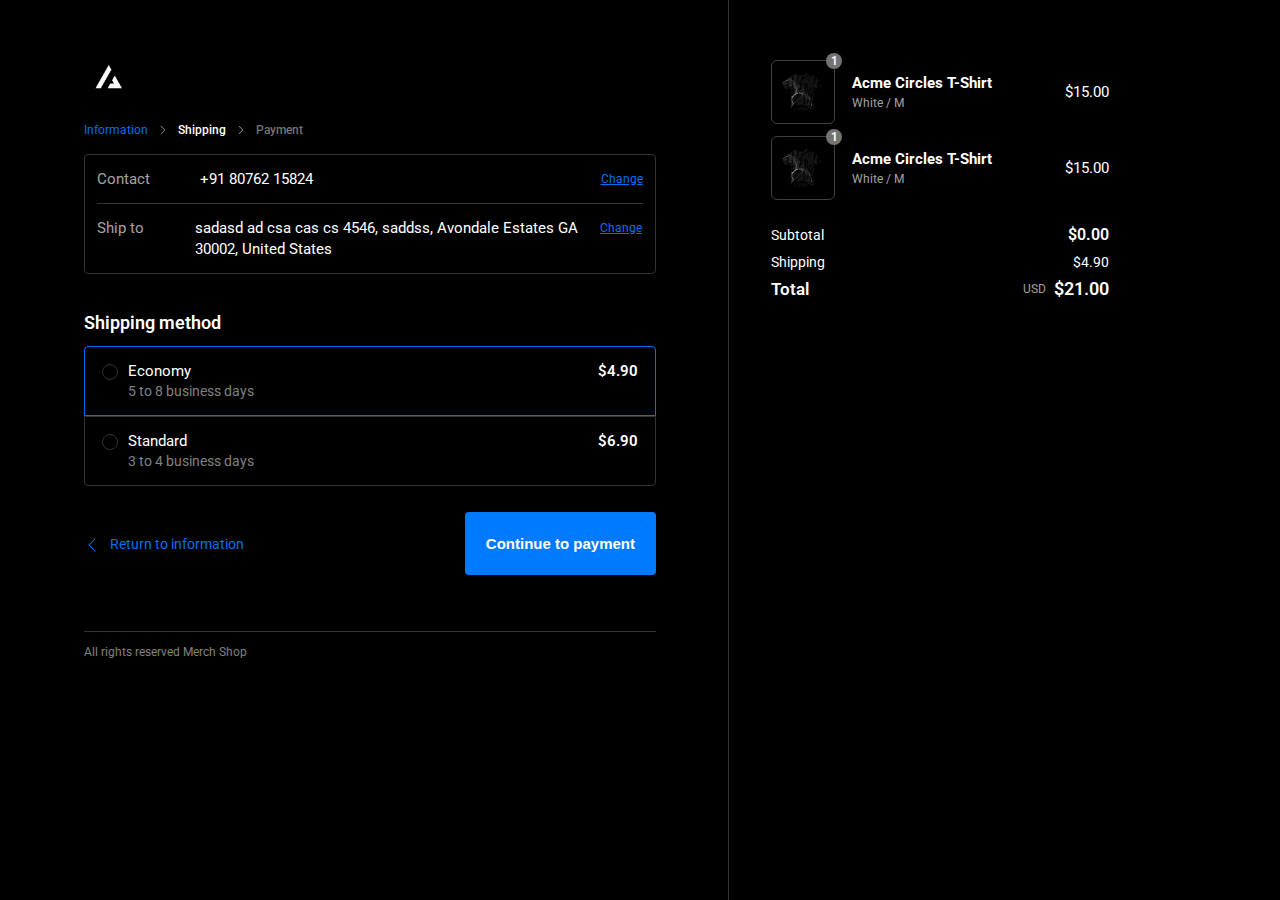
<file: shipping.html>
<!DOCTYPE html>
<html lang="en">
  <head>
    <meta charset="UTF-8" />
    <meta http-equiv="X-UA-Compatible" content="IE=edge" />
    <!-- <meta name="viewport" content="width=device-width, initial-scale=1.0" /> -->
    <meta
      name="viewport"
      content="width=device-width, initial-scale=1, minimum-scale=1"
    />
    <link rel="preconnect" href="https://fonts.googleapis.com" />
    <link rel="preconnect" href="https://fonts.gstatic.com" crossorigin />
    <link
      href="https://fonts.googleapis.com/css2?family=Roboto:wght@100;300;400;500;700&display=swap"
      rel="stylesheet"
    />
    <!-- <link rel="stylesheet" href="css/styles.css" /> -->
    <link rel="stylesheet" href="css/checkout.css" />
    <link rel="stylesheet" href="css/shipping.css" />
    <title>Merch</title>
  </head>
  <body>
    <main>
      <div class="checkout_information">
        <div class="checkout_container">
          <div class="purchase_logo">
            <img src="./images/logos/purchase_logo.webp" alt="logo" />
          </div>
          <div class="payment_journey">
            <div class="step_name step_done">Information</div>
            <div class="step_seperator">
              <svg
                xmlns="http://www.w3.org/2000/svg"
                width="16"
                height="16"
                fill="currentColor"
                class="bi bi-chevron-right"
                viewBox="0 0 16 16"
              >
                <path
                  fill-rule="evenodd"
                  d="M4.646 1.646a.5.5 0 0 1 .708 0l6 6a.5.5 0 0 1 0 .708l-6 6a.5.5 0 0 1-.708-.708L10.293 8 4.646 2.354a.5.5 0 0 1 0-.708z"
                />
              </svg>
            </div>
            <div class="step_name step_on">Shipping</div>
            <div class="step_seperator">
              <svg
                xmlns="http://www.w3.org/2000/svg"
                width="16"
                height="16"
                fill="currentColor"
                class="bi bi-chevron-right"
                viewBox="0 0 16 16"
              >
                <path
                  fill-rule="evenodd"
                  d="M4.646 1.646a.5.5 0 0 1 .708 0l6 6a.5.5 0 0 1 0 .708l-6 6a.5.5 0 0 1-.708-.708L10.293 8 4.646 2.354a.5.5 0 0 1 0-.708z"
                />
              </svg>
            </div>
            <div class="step_name">Payment</div>
          </div>
          <div class="form-container">
            <div class="shipping_set_detail">
              <div class="shipping_details_single contact_info">
                <p>Contact</p>
                <div class="contact_number">+91 80762 15824</div>
                <a>Change</a>
              </div>
              <div class="shipping_details_single address_info">
                <p>Ship to</p>
                <div class="contact_address">
                  sadasd ad csa cas cs 4546, saddss, Avondale Estates GA 30002,
                  United States
                </div>
                <a>Change</a>
              </div>
            </div>
            <div class="form-heading">Shipping method</div>
            <div class="delivery_options">
              <label class="radio-container shipping_economy shipping_method_selected">
                <input type="radio" class="radio-input" name="radio-group" />
                <span class="radio-label">
                  <span class="radio-dot"></span>
                </span>
                <div class="radio-content">
                  <div class="radio-title">Economy</div>
                  <div class="radio-subtitle">5 to 8 business days</div>
                </div>
                <div class="radio-price">$4.90</div>
              </label>
              <label class="radio-container shipping_standard">
                <input type="radio" class="radio-input" name="radio-group" />
                <span class="radio-label">
                  <span class="radio-dot"></span>
                </span>
                <div class="radio-content">
                  <div class="radio-title">Standard</div>
                  <div class="radio-subtitle">3 to 4 business days</div>
                </div>
                <div class="radio-price">$6.90</div>
              </label>
            </div>
            <div class="bottom_shipping">
              <div class="back_button">
                <div class="back_svg">
                  <svg
                    xmlns="http://www.w3.org/2000/svg"
                    width="16"
                    height="16"
                    fill="currentColor"
                    class="bi bi-chevron-right"
                    viewBox="0 0 16 16"
                  >
                    <path
                      fill-rule="evenodd"
                      d="M4.646 1.646a.5.5 0 0 1 .708 0l6 6a.5.5 0 0 1 0 .708l-6 6a.5.5 0 0 1-.708-.708L10.293 8 4.646 2.354a.5.5 0 0 1 0-.708z"
                    ></path>
                  </svg>
                </div>
                Return to information
              </div>
              <button class="form-button" type="button">
                <div class="button_text">Continue to payment</div>
              </button>
            </div>
            <footer>
              <div class="footer_rights">All rights reserved Merch Shop</div>
            </footer>
          </div>
        </div>
      </div>
      <aside class="checkout_product_details">
        <div class="cart_aside_details">
          <div class="cart_products">
            <div class="single_cart_product">
              <div class="cart_product_img">
                <img src="./images/top_picks/t-shirt-1.webp" alt="T-shirt" />
                <div class="cart_product_quantity_popup">1</div>
              </div>
              <div class="cart_product_properties">
                <div class="cart_product_name">Acme Circles T-Shirt</div>
                <div class="cart_product_property">White / M</div>
              </div>
              <div class="cart_product_price_and_quantity">
                <div class="cart_product_price">$15.00</div>
              </div>
            </div>
            <div class="single_cart_product">
              <div class="cart_product_img">
                <img src="./images/top_picks/t-shirt-1.webp" alt="T-shirt" />
                <div class="cart_product_quantity_popup">1</div>
              </div>
              <div class="cart_product_properties">
                <div class="cart_product_name">Acme Circles T-Shirt</div>
                <div class="cart_product_property">White / M</div>
              </div>
              <div class="cart_product_price_and_quantity">
                <div class="cart_product_price">$15.00</div>
              </div>
            </div>
          </div>
          <div class="cart_pricing_details">
            <div class="cart_pricing cart_pricing_taxes">
              <div class="cart_pricing_label">Subtotal</div>
              <div class="cart_pricing_selected_price cart_pricing_taxes_price">
                $0.00
              </div>
            </div>
            <div class="cart_pricing cart_pricing_shipping">
              <div class="cart_pricing_label">Shipping</div>
              <div class="cart_pricing_shipping_price">$4.90</div>
            </div>
            <div class="cart_pricing cart_pricing_total">
              <div class="cart_pricing_label cart_pricing_label_total">
                Total
              </div>
              <div class="cart_pricing_selected_price cart_pricing_total_price">
                <div class="cart_pricing_shipping_symbol">USD</div>
                <div class="cart_pricing_shipping_total">$21.00</div>
              </div>
            </div>
          </div>
        </div>
      </aside>
    </main>
  </body>
</html>
</file>
<file: css/styles.css>
/*
--- 01 TYPOGRAPHY SYSTEM

- Font sizes (px)
10 / 12 / 14 / 16 / 18 / 20 / 24 / 30 / 36 / 44 / 52 / 62 / 74 / 86 / 98

- Font weights
Default: 400
Medium: 500
Semi-bold: 600
Bold: 700

- Line heights
Default: 1
Small: 1.05
Medium: 1.2
Paragraph default: 1.6

- Letter spacing
-0.5px
0.75px

--- 02 COLORS

- Primary: #e67e22
- Tints:
#fdf2e9
#fae5d3
#eb984e

- Shades: 
#cf711f
#45260a

- Accents:
- Greys

#888
#767676 (lightest grey allowed on #fff)
#6f6f6f (lightest grey allowed on #fdf2e9)
#555
#333

--- 05 SHADOWS

0 2.4rem 4.8rem rgba(0, 0, 0, 0.075);

--- 06 BORDER-RADIUS

Default: 9px
Medium: 11px

--- 07 WHITESPACE

- Spacing system (px)
2 / 4 / 8 / 12 / 16 / 24 / 32 / 48 / 64 / 80 / 96 / 128
*/

* {
  padding: 0;
  margin: 0;
  box-sizing: border-box;
}

html {
  /* font-size: 10px; */
  /* 10px / 16px = 0.625 = 62.5% */
  /* Percentage of user's browser font-size setting */
  font-size: 62.5%;
  overflow-x: hidden;
  background-color: rgb(23, 23, 23);
}

body {
  font-family: "Roboto", sans-serif;
  line-height: 1;
  font-size: 1.4rem;
  font-weight: 400;
  color: rgb(163, 163, 163);
}

h2 {
  font-size: 1.6rem;
  font-weight: 500;
  color: white;
}

/* NavBar */

.nav_main {
  display: flex;
  align-items: center;
  padding: 1.6rem 2.4rem;
  z-index: 1;
}

.nav_main > div {
  width: 33.33%;
}

.more {
  display: none;
}

.navigation {
  display: flex;
  align-items: center;
  gap: 2rem;
}

.logo {
  display: flex;
  align-items: center;
  gap: 1rem;
  cursor: pointer;
}

.logosvgholder {
  background-color: black;
  /* padding: 1rem; */
  width: 4rem;
  height: 4rem;
  border-radius: 1rem;
  border: 1px solid rgb(64, 64, 64);
  display: flex;
  align-items: center;
  justify-content: center;
}

.logo h2 {
  font-size: 1.6rem;
  font-weight: 500;
  color: white;
}

.logosvg {
  fill: white;
  height: 1.6rem;
  width: 1.6rem;
}

.options {
  display: flex;
  gap: 2rem;
}

.option_name {
  line-height: 2rem;
  cursor: pointer;
}

.option_name:hover {
  color: rgb(212, 212, 212);
  border-bottom: 1px solid rgb(212, 212, 212);
}

.search {
  display: flex;
  align-items: center;
  justify-content: center;
}

.search_form {
  width: 100%;
  /* width: 65%; */
  color: rgb(212, 212, 212);
  position: relative;
}

.search_input {
  background-color: transparent;
  border: 1px solid rgb(38, 38, 38);
  width: 100%;
  /* height: 2rem; */
  border-radius: 1rem;
  padding: 1rem 1.6rem;
  line-height: 1.25rem;
  font-size: 1.4rem;
  font-weight: 400;
  color: rgb(212, 212, 212);
}

.search_input::placeholder {
  line-height: 1.25rem;
  font-size: 1.4rem;
  font-weight: 400;
  color: rgb(163, 163, 163);
}

.search_input:focus-visible {
  outline-offset: 2px;
  outline: 3px solid rgb(82, 82, 82);
  /* box-shadow: 2px 2px #171717; */
  /* border-color: #171717; */
}

.find_svg {
  position: absolute;
  top: 50%;
  right: 0;
  transform: translate(-50%, -50%);
  margin-right: 0.3rem;
  display: flex;
  align-items: center;
}

.find_svg > svg {
  width: 1.6rem;
  height: 1.6rem;
}

/* .cart {
} */

.cartsvgholder {
  position: relative;
  margin-left: auto;
  background-color: rgb(23, 23, 23);
  width: 4.4rem;
  height: 4.4rem;
  border-radius: 1rem;
  border: 1px solid rgb(64, 64, 64);
  display: flex;
  align-items: center;
  justify-content: center;
  cursor: pointer;
}

.cartsvg {
  /* h-4 transition-all ease-in-out hover:scale-110 */
  transition: all ease-in-out;
  height: 1.6rem;
  width: 1.6rem;
  color: white;
}

.cartsvg:hover {
  transform: scale(110%);
}

/* More Options */

.background {
  height: 100vh;
  width: 100vw;
}

.more_options {
  z-index: 9;
  height: 100vh;
  width: 100%;
  background-color: black;
  position: absolute;
  top: 0;
  /* right: 100%; */
  display: flex;
  flex-direction: column;
  /* gap: 1.6rem; */
  /* padding: 1.6rem; */

  /* For cart */
  padding: 2.4rem;
  /* left: 100%; */
  right: -100%;

  /* Addition */

  -webkit-backdrop-filter: blur(24px);
  backdrop-filter: blur(24px);
  border-left: 1px solid #444;
}

@media (min-width: 768px) {
  .more_options {
    width: 390px;
  }
}

/* Animation of above */

.slide_out_left {
  /* right: 0; */
  transition: all 0.3s;
}

.crosssvgholder {
  background-color: transparent;
  width: 4.4rem;
  height: 4.4rem;
  border-radius: 0.6rem;
  border: 1px solid rgb(64, 64, 64);
  display: flex;
  align-items: center;
  justify-content: center;
  cursor: pointer;
}

.crosssvg {
  transition: all ease-in-out;
  height: 2.4rem;
  width: 2.4rem;
  color: white;
}

.crosssvg:hover {
  transform: scale(110%);
}

.nav_options {
  display: flex;
  flex-direction: column;
  gap: 2.2rem;
  margin-top: 1rem;
}

.nav_option_name {
  color: white;
  font-size: 2rem;
}

/* Cart Options */

.cart_title {
  display: flex;
  align-items: center;
  justify-content: space-between;
}

/* Animation of above */

.slide_out_right {
  /* left: 0; */
  right: 0;
  transition: all 0.3s;
}

.title_cart h2 {
  font-size: 1.8rem;
  font-weight: 600;
}

.empty_cart {
  margin-top: 8rem;
  display: flex;
  flex-direction: column;
  align-items: center;
  gap: 2.4rem;
}

.cartBigLogo {
  width: 6.4rem;
  height: 6.4rem;
  color: white;
}

.empty_msg h1 {
  color: white;
  font-weight: 700;
  font-size: 2.6rem;
}

/* Screen Size */

@media (max-width: 80em) {
  .search_form {
    width: 34rem;
  }
}

@media (max-width: 64em) {
  .search_form {
    width: 100%;
  }
  .logo h2 {
    display: none;
  }
}

@media (max-width: 48em) {
  .logo h2 {
    display: block;
  }

  .options {
    display: none;
  }

  .logo {
    margin: 0 auto;
  }

  .more {
    display: block;
  }

  .moresvgholder {
    background-color: rgb(23, 23, 23);
    width: 4.4rem;
    height: 4.4rem;
    border-radius: 1rem;
    border: 1px solid rgb(64, 64, 64);
    display: flex;
    align-items: center;
    justify-content: center;
    cursor: pointer;
  }

  .moresvg {
    transition: all ease-in-out;
    height: 1.6rem;
    width: 1.6rem;
    color: white;
  }

  .moresvg:hover {
    transform: scale(110%);
  }
}

main {
  padding: 0rem 2.4rem;
}

.featured_merch {
  border-radius: 1rem;
  border: 1px solid rgb(64, 64, 64);
  overflow: hidden;
  height: calc((100vw - 2.4rem) / 2.5);
  position: relative;
}

.movement_buttons {
  z-index: 3;
  color: white;
}

.move_buttons {
  display: flex;
  align-items: center;
  justify-content: center;
  position: absolute;
  top: 50%;
  cursor: pointer;
}

.move_buttons svg {
  transition: all 0.4s;
}

.move_buttons:hover svg {
  transform: scale(1.5);
  transition: all 0.4s;
}

.left_movement_buttons {
  left: 1%;
  transform: rotate(180deg);
  transform: translate(-1%, -50%) rotate(180deg);
}

.right_movement_buttons {
  right: 1%;
  transform: translate(-1%, -50%);
}

.bottom_image_counter {
  display: flex;
  gap: 2rem;
  position: absolute;
  bottom: 5%;
  left: 50%;
  transform: translate(-50%, -10%);
}

.bottom_dot {
  padding: 0.4rem;
  border-radius: 50%;
  cursor: pointer;
}

.not_selected {
  /* background-color: rgb(163, 163, 163); */
  background-color: rgba(255, 255, 255, 0.3);
}

.selected {
  background-color: white;
}

.image_wrapper {
  position: absolute;
  top: 0;
  left: 0;
  width: 100%;
  height: 100%;
  box-shadow: inset 0 0 50px rgba(0, 0, 0, 1);
  border-radius: 1rem;
}

.showcase_image {
  width: 100%;
  height: 100%;
  border-radius: 1rem;
}

.top_picks {
  margin-top: 1.6rem;
  margin-bottom: 1.6rem;
  position: relative;
}

.moving_picks {
  display: flex;
  gap: 1.6rem;
  position: absolute;
  animation: moveRight 35s infinite linear;
}

.single_merch {
  flex-shrink: 0;
  background-color: black;
  border-radius: 1rem;
  border: 1px solid rgb(64, 64, 64);
  overflow: hidden;
  width: 46rem;
  height: 23rem;
  position: relative;
  display: flex;
  align-items: center;
  justify-content: center;
  cursor: pointer;
}

.single_merch:hover {
  border-color: rgb(37, 99, 235);
}

.merch_image {
  width: 19.8rem;
  height: 19.8rem;
  transition: all 0.3s;
}

@keyframes moveRight {
  0% {
    transform: translateX(0);
  }
  100% {
    /* transform: translateX(-331.6rem); */
    transform: translateX(-185.6rem);
  }
}

.merch_image:hover {
  transform: scale(1.1);
  transition: all 0.3s;
}

.merch_brief {
  position: absolute;
  left: 2rem;
  bottom: 2rem;
  display: flex;
  align-items: center;
  background-color: black;
  border: 1px solid rgb(64, 64, 64);
  padding: 0.4rem;
  border-radius: 9999px;
  /* gap: 1rem; */
  font-size: 1.3rem;
}

.merch_name {
  color: white;
  font-weight: 600;
  margin: 0 1rem;
}

.merch_price {
  background-color: rgb(37, 99, 235);
  padding: 0.7rem 0.6rem;
  border-radius: 9999px;
  color: white;
  font-weight: 600;
  display: flex;
  align-items: center;
  gap: 0.5rem;
}

.merch_amount {
  display: flex;
  align-items: center;
}

.ERC_Coin {
  width: 1.6rem;
  height: 1.6rem;
}

@media (max-width: 48em) {
  .moving_picks {
    animation: moveRightSmall 35s infinite linear;
  }

  @keyframes moveRightSmall {
    0% {
      transform: translateX(0);
    }
    100% {
      /* transform: translateX(-170.6rem); */
      transform: translateX(-129.8rem);
    }
  }

  .single_merch {
    width: 23rem;
    height: 12rem;
  }
  .merch_image {
    width: 9.9rem;
    height: 9.9rem;
  }

  .merch_brief {
    left: 1rem;
    bottom: 1rem;
    padding: 0.3rem;
    font-size: 0.975rem;
  }

  .merch_name {
    margin: 0 0.75rem;
  }

  .merch_price {
    padding: 0.525rem 0.45rem;
    gap: 0.375rem;
  }

  .ERC_Coin {
    width: 1.2rem;
    height: 1.2rem;
  }
}

.cart_added_popup {
  position: absolute;
  top: 0;
  right: 0;
  margin-top: -0.8rem;
  margin-right: -0.8rem;
  border-radius: 0.4rem;
  /* width: 1.2rem;
  height: 1.2rem; */
  padding: 0.3rem 0.5rem;
  font-weight: 500;
  color: #ffffff;
  background-color: #2563eb;
  font-size: 10px;
  display: flex;
  align-items: center;
  justify-content: center;
}

/* Cart product Details */

.cart_details {
  /* margin-top: 8rem; */
  display: flex;
  flex-direction: column;
  height: 100%;
  gap: 3rem;
  padding: 0.4rem;
}

/* Cart Images */

.cart_product_img {
  width: 6.4rem;
  height: 6.4rem;
  background-color: rgb(23, 23, 23);
  border: 1px solid rgb(64, 64, 64);
  border-radius: 0.6rem;
  position: relative;
  cursor: pointer;
}

.cart_product_img img {
  width: 100%;
  height: 100%;
}

.cart_product_img img:hover {
  background-color: rgb(38, 38, 38);
}

.cart_product_cross {
  background-color: rgb(115, 115, 115);
  color: black;
  border-radius: 50%;
  width: 1.6rem;
  height: 1.6rem;
  position: absolute;
  right: 0;
  top: 0;
  margin-right: -0.8rem;
  margin-top: -0.8rem;
}

/* Cart Products */

.cart_products {
  overflow: auto;
  padding: 1.6rem 0;
  max-height: calc(100vh - 31.8rem);
}

.single_cart_product {
  display: flex;
  gap: 1.7rem;
  padding: 1.6rem 0.4rem;
  border-bottom: 1px solid rgb(64, 64, 64);
}

.cart_product_properties {
  display: flex;
  flex-direction: column;
  gap: 0.6rem;
  font-size: 1.6rem;
  cursor: pointer;
}

.cart_product_name {
  color: white;
  font-weight: 400;
}

.single_cart_product > div:last-child {
  margin-left: auto;
}

.cart_product_price_and_quantity {
  display: flex;
  flex-direction: column;
  align-items: flex-end;
  gap: 1rem;
}

.cart_product_price {
  color: white;
  font-size: 1.5rem;
  font-weight: 400;
}

.cart_product_quantity {
  display: flex;
  width: fit-content;
  gap: 1.8rem;
  padding: 1rem;
  border: 1px solid rgb(64, 64, 64);
  border-radius: 9999px;
}

.cart_product_quant {
  color: rgb(64, 64, 64);
  width: 1.4rem;
  height: 1.4rem;
  cursor: pointer;
}

.cart_product_number {
  color: white;
}

/* Cart Pricing */

.cart_pricing_details {
  margin-top: auto;
  display: flex;
  flex-direction: column;
  gap: 1rem;
}

.cart_pricing {
  display: flex;
  padding: 0.75rem 0;
  border-bottom: 1px solid rgb(64, 64, 64);
}

.cart_pricing > div:last-child {
  margin-left: auto;
}

.cart_pricing_selected_price {
  color: white;
  font-size: 1.7rem;
  font-weight: 400;
}

/* Checkout Button */

.checkout_button {
  width: auto;
  display: flex;
  align-items: center;
  background-color: rgb(37, 99, 235);
  border-radius: 9999px;
  padding: 1.4rem;
  opacity: 1;
  color: rgb(255, 255, 255);
  cursor: pointer;
}

.checkout_button:hover {
  opacity: 0.9;
}

.checkout_button h2 {
  margin: 0 auto;
  font-size: 1.4rem;
  font-weight: 500;
}
</file>
<file: css/checkout.css>
* {
  padding: 0;
  margin: 0;
  box-sizing: border-box;
}

html {
  /* font-size: 10px; */
  /* 10px / 16px = 0.625 = 62.5% */
  /* Percentage of user's browser font-size setting */
  font-size: 62.5%;
  overflow-x: hidden;
  background-color: rgb(23, 23, 23);
}

body {
  font-family: "Roboto", sans-serif;
  line-height: 1;
  font-size: 1.4rem;
  font-weight: 400;
  color: rgb(163, 163, 163);
}

h2 {
  font-size: 1.6rem;
  font-weight: 500;
  color: white;
}

html {
  background-color: black !important;
}

main {
  display: grid;
  grid-template-columns: calc(50% + 8.8rem) 1fr;
  width: 100vw;
  height: 100vh;
}

/* Checkout Information */

.checkout_information {
  display: flex;
  justify-content: flex-end;
  /* width: 100%;  changed this right now */
  /* width: 57.2rem; */
}

.checkout_container {
  display: flex;
  flex-direction: column;
  gap: 1.7rem;
  padding-right: 7.2rem;
  padding-top: 5.4rem;
  padding-bottom: 1.5rem;
  padding-left: 5vw;
}

.purchase_logo img {
  width: 5rem;
  height: 5rem;
}

.payment_journey {
  display: flex;
  gap: 1rem;
  align-items: center;
}

.step_name {
  font-size: 1.2rem;
  font-weight: 500;
  color: rgb(115, 115, 115);
}

.step_on {
  color: white;
}

.step_seperator > svg {
  color: rgb(163, 163, 163);
  width: 1rem;
  height: 1rem;
}

.top_heading {
  margin-top: 0.9rem !important;
}

.form-heading {
  font-size: 1.8rem;
  color: white;
  font-weight: 600;
  margin-top: 4rem;
  margin-bottom: 1.4rem;
  /* width: 57.2rem; */
}
.form-field {
  margin-bottom: 15px;
}

/* .form-checkbox-label input[type="checkbox"] {
  background-color: black;
} */

.form-label {
  /* display: block; */
  display: none;
  /* font-weight: bold; */
  /* margin-bottom: 5px; */
}
.form-input {
  width: 100%;
  background-color: black;
  padding: 1.35rem 1.1rem;
  border: 1px solid rgb(51, 51, 51);
  color: white;
  line-height: 2.1rem;
  font-size: 1.5rem;
  border-radius: 4px;
  transition: all 0.3s;
}
.form-input:focus {
  /* box-sizing: border-box; */
  outline: none !important;
  /* border: 2px solid rgb(0, 112, 243); */
  border-color: rgb(0, 112, 243);
  transition: all 0.3s;
  box-shadow: 0 0 0 1px rgb(0, 112, 243);
}

.name_fields {
  display: flex;
  align-items: center;
  gap: 1.2rem;
}

.name_fields > div {
  width: 100%;
}

#state {
  height: 4.95rem;
}

.address_additional {
  display: flex;
  align-items: center;
  gap: 1.2rem;
  /* justify-content: space-between; */
}

.address_additional > div {
  width: 100%;
}

.form-checkbox-label {
  display: inline-block;
  margin-left: 10px;
}

/* Custom checkbox styling */
.custom-checkbox {
  position: relative;
  cursor: pointer;
}

.form-checkbox-label {
  display: flex;
  align-items: center;
  color: white;
  cursor: pointer;
}

.form-checkbox-label input {
  position: relative;
  opacity: 0;
  cursor: pointer;
  height: 20px;
  width: 20px;
}

.checkmark {
  position: absolute;
  top: 0;
  left: 0;
  height: 20px;
  width: 20px;
  border: 1px solid rgb(51, 51, 51);
  background-color: black;
  border-radius: 4px;
  transition: background-color 0.3s, border-color 0.3s;
}

.form-checkbox-label input:focus ~ .checkmark {
  border-color: rgb(0, 112, 243);
  box-shadow: 0 0 0 4px rgba(27, 80, 142, 0.5);
}

.form-checkbox-label input:checked ~ .checkmark {
  box-shadow: none;
}

/* Style for the custom checkmark */
.checkmark::before {
  content: "\2713"; /* Unicode checkmark symbol */
  position: absolute;
  top: 50%;
  left: 50%;
  transform: translate(-50%, -50%);
  font-size: 14px;
  color: white;
  opacity: 0; /* Initially hidden */
  transition: opacity 0.3s; /* Adding opacity transition */
}

.form-checkbox-label input:checked ~ .checkmark::before {
  opacity: 1; /* Show the checkmark */
}

.form-checkbox-label input:checked ~ .checkmark {
  background-color: rgb(0, 112, 243);
  border-color: rgb(0, 112, 243);
}

/*
.custom-checkbox::after {
  position: absolute;
  top: 50%;
  left: 50%;
  transform: translate(-50%, -50%);
  color: white;
  background-color: rgb(0, 112, 243);
  border: 1px solid rgb(0, 112, 243);
  border-radius: 4px;
  width: 100%;
  height: 100%;
  display: flex;
  align-items: center;
  justify-content: center;
  z-index: 9999;
  opacity: 0;
}
.custom-checkbox input[type="checkbox"]:checked + .custom-checkbox::after {
  opacity: 1;
} */

.form-button {
  display: block;
  width: fit-content;
  margin-left: auto;
  padding: 2.1rem;
  background-color: #007bff;
  color: white;
  border: none;
  border-radius: 4px;
  cursor: pointer;
  line-height: 2.1rem;
  font-size: 1.5rem;
  font-weight: 600;
  transition: all 0.3s;
}

.form-button:focus {
  /* box-sizing: border-box; */
  outline: none !important;
  /* border: 2px solid rgb(0, 112, 243); */
  border-color: rgb(0, 112, 243);
  transition: all 0.3s;
  box-shadow: 0 0 0 4px rgba(0, 112, 243, 0.6);
}

.form-button:hover:not(.button_text) {
  opacity: 0.9;
  transition: all 0.3s;
}

footer {
  margin-top: 5.6rem;
}

.footer_rights {
  display: flex;
  align-items: center;
  padding-top: 1.4rem;
  border-top: 1px solid rgb(51, 51, 51);
  color: rgb(129, 129, 129);
  font-size: 1.2rem;
  font-weight: 400;
}

/* Checkout Aside */

.checkout_product_details {
  display: flex;
  justify-content: flex-start;
  border-left: 1px solid rgb(51, 51, 51);
}

.cart_aside_details {
  padding-left: 4.2rem;
  padding-top: 5.4rem;
  padding-bottom: 1.5rem;
  padding-right: 5vw;
  display: flex;
  flex-direction: column;
  gap: 1.5rem;
}

.cart_products {
  overflow: visible;
  /* max-height: calc(100vh - 31.8rem); */
}

.single_cart_product {
  display: flex;
  align-items: center;
  gap: 1.7rem;
  padding: 0.6rem 0;
  width: 33.8rem;
  /* border-bottom: 1px solid rgb(64, 64, 64); */
}

/* Cart Images */

.cart_product_img {
  width: 6.4rem;
  height: 6.4rem;
  background-color: black;
  border: 1px solid rgb(64, 64, 64);
  border-radius: 0.6rem;
  position: relative;
  /* cursor: pointer; */
}

.cart_product_img img {
  width: 100%;
  height: 100%;
}

/* .cart_product_img img:hover {
  background-color: rgb(38, 38, 38);
} */

.cart_product_quantity_popup {
  display: flex;
  align-items: center;
  justify-content: center;
  font-size: 1.2rem;
  color: white;
  font-weight: 600;
  background-color: rgb(115, 115, 115);
  border-radius: 50%;
  width: 1.6rem;
  height: 1.6rem;
  position: absolute;
  right: 0;
  top: 0;
  margin-right: -0.8rem;
  margin-top: -0.8rem;
}

/* Cart Products */

.cart_product_properties {
  display: flex;
  flex-direction: column;
  gap: 0.6rem;
  /* cursor: pointer; */
}

.cart_product_name {
  font-size: 1.5rem;
  font-weight: 700;
  color: white;
}

.cart_product_property {
  font-size: 1.2rem;
  font-weight: 400;
}

/* price and quantity */

.single_cart_product > div:last-child {
  margin-left: auto;
}

.cart_product_price_and_quantity {
  display: flex;
  flex-direction: column;
  align-items: flex-end;
  gap: 1rem;
}

.cart_product_price {
  color: white;
  font-size: 1.5rem;
  font-weight: 400;
}

/* .cart_product_quantity {
  display: flex;
  width: fit-content;
  gap: 1.8rem;
  padding: 1rem;
  border: 1px solid rgb(64, 64, 64);
  border-radius: 9999px;
}

.cart_product_quant {
  color: rgb(64, 64, 64);
  width: 1.4rem;
  height: 1.4rem;
  cursor: pointer;
}

.cart_product_number {
  color: white;
} */

/* Cart Pricing */

.cart_pricing_details {
  /* margin-top: auto; */
  display: flex;
  flex-direction: column;
  /* gap: 1rem; */
  line-height: 1.2rem;
}

.cart_pricing {
  display: flex;
  padding: 0.75rem 0;
  /* border-bottom: 1px solid rgb(64, 64, 64); */
}

.cart_pricing_label {
  color: white;
}

.cart_pricing_shipping_price {
  font-size: 1.2rem;
}

.cart_pricing_label_total {
  font-size: 1.7rem;
  font-weight: 600;
}

.cart_pricing > div:last-child {
  margin-left: auto;
}

.cart_pricing_selected_price {
  color: white;
  font-size: 1.6rem;
  font-weight: 600;
}

.cart_pricing_total_price {
  display: flex;
  align-items: flex-end;
  gap: 0.8rem;
}

.cart_pricing_shipping_symbol {
  color: rgb(163, 163, 163);
  font-weight: 400;
  font-size: 1.2rem;
  text-align: end;
}

.cart_pricing_shipping_total {
  font-size: 1.8rem;
}

.small_display_dropdown {
  display: none;
}

.aside_small_display {
  display: none;
}

@media (max-width: 62.5em) {
  main {
    display: flex;
    flex-direction: column;
    padding: 0 auto;
  }

  main > div,
  aside {
    justify-content: center !important;
    display: block;
  }

  .checkout_container,
  .cart_aside_details {
    width: 100%;
  }

  .checkout_container {
    padding-right: 4.48rem;
    padding-left: 4.48rem;
  }

  .cart_aside_details {
    padding: 2rem 0;
  }

  .checkout_product_details {
    display: none;
    /* width: 100%; */
    border: none;
  }
  /* .aside_small_display { */
  /* position: relative; */
  /* } */

  .checkout_product_details_small {
    display: none;
    /* position: absolute; */
    margin-left: calc(-5vw - 12rem);
    padding-left: calc(5vw + 12rem);
    padding-right: 19.2rem;
    margin-right: -19.2rem;
    border-bottom: 1px solid rgb(51, 51, 51);
    /* transition: ; */
  }

  .move_down {
    display: flex;
    /* position: absolute; */
    z-index: 1;
  }

  .single_cart_product {
    width: inherit;
  }
  .small_display_dropdown {
    display: flex;
    align-items: center;
    background-color: rgb(24, 24, 24);
    padding-top: 1.7rem;
    padding-bottom: 1.7rem;
    padding-left: calc(5vw + 12rem);
    padding-right: 19.2rem;
    border-top: 1px solid rgb(37, 37, 37);
    border-bottom: 1px solid rgb(37, 37, 37);
    margin-left: calc(-5vw - 12rem);
    margin-right: -19.2rem;
  }
  .dropdown_aside {
    display: flex;
    align-items: center;
    gap: 0.8rem;
    color: rgb(0, 112, 243);
  }
  .dropdown_aside > svg {
    width: 1.6rem;
    height: 1.6rem;
  }
  .arrow_small_display {
    transform: rotate(90deg);
    width: 1.2rem !important;
    height: 1.2rem !important;
  }
  .aside_total_price {
    color: white;
    font-size: 1.8rem;
    font-weight: 600;
    margin-left: auto;
  }
  .shipping_set_detail {
    width: inherit!important;
  }
  /* .shipping_details_single {
  } */
}

@media (max-width: 46.6em) {
  .name_fields,
  .address_additional {
    flex-direction: column;
    gap: 0;
  }
  .form-button {
    width: 100%;
  }
  .bottom_shipping {
    flex-direction: column-reverse;
    gap: 2rem;
  }
  /* .shipping_details_single {
    width: 90vw;
  } */
}

@media (max-width: 46.6em) {
  .checkout_container {
    padding: 1.4rem 1.4rem;
  }
  .contact_number, .contact_address {
    margin-left: 3rem!important;
  }
}
</file>
<file: css/product.css>
.product {
  border-radius: 1rem;
  border: 1px solid rgb(43, 43, 43);
  /* overflow: hidden; */
  /* height: calc((100vw - 2.4rem) / 2.5); */
  /* position: relative; */
  background-color: black;
  /* height: 20rem; */
}

.product_showcase {
  display: grid;
  grid-template-columns: 4fr 2.1fr;
  padding: 4.8rem;
}

.product_display {
  border: 1px solid black;
}

.product_img {
  position: relative;
  display: flex;
  align-items: center;
  justify-content: center;
  width: auto;
  height: 55rem;
}

.product_img img {
  width: 55rem;
  height: 55rem;
}

.product_img_mover {
  position: absolute;
  bottom: 15%;
  display: flex;
  background-color: hsla(0, 0%, 9%, 0.8);
  border-radius: 9999px;
}

.mover_seperator {
  border-left: 1px solid rgb(115 115 115);
  border-right: 1px solid rgb(115 115 115);
  margin: 0.7rem 0.3rem;
}

.go_left_right {
  padding: 1rem 2.4rem;
  cursor: pointer;
}

.go_left_right:hover .product_movers {
  transform: scale(1.1);
  transition: all 0.3s;
  color: white;
}

/* .go_right {
  padding: 1rem 2.4rem;
  cursor: pointer;
} */

.product_movers {
  color: rgb(115 115 115);
  width: 2rem;
  height: 2rem;
  transition: all 0.3s;
}

.more_product_colors {
  margin-top: 4.8rem;
  padding: 0.4rem 0;
  display: flex;
  gap: 1rem;
  align-items: center;
  justify-content: center;
}

.more_product {
  padding: 0.5rem;
  border-radius: 1rem;
  background-color: black;
  border: 1px solid rgb(64, 64, 64);
  cursor: pointer;
}

.more_product:hover .more_product_img {
  transform: scale(1.1);
  transition: all 0.3s;
}

.product_color_not_selected:hover {
  border: 1px solid rgb(37, 99, 235);
}

.product_color_selected {
  border: 2px solid rgb(37, 99, 235);
}

.more_product_img {
  width: 7rem;
  height: 7rem;
  transition: all 0.3s;
}

/* product details */

.product_details {
  display: flex;
  flex-direction: column;
  gap: 1.2rem;
}

.product_name h1 {
  color: white;
  font-size: 5.3rem;
  font-weight: 500;
  line-height: 1;
}

.merch_price {
  background-color: rgb(37, 99, 235);
  /* padding: 0.7rem 0.6rem; */
  padding: 0.8rem;
  border-radius: 9999px;
  color: white;
  font-weight: 400;
  display: flex;
  align-items: center;
  gap: 0.5rem;
  width: fit-content;
}

.merch_amount {
  display: flex;
  align-items: center;
}

.ERC_Coin {
  width: 1.6rem;
  height: 1.6rem;
}

.border_seperator {
  border-top: 1px solid rgb(64, 64, 64);
  margin: 1rem 0;
}

.product_property {
  display: flex;
  flex-direction: column;
  gap: 3.2rem;
}

.single_property {
  display: flex;
  flex-direction: column;
  gap: 1.6rem;
  color: white;
  font-weight: 400;
}

.single_property h3 {
  font-weight: 400;
}

.button_selection_property {
  display: flex;
  flex-wrap: wrap;
  gap: 1.2rem;
}

.prop_button {
  background-color: rgb(23, 23, 23) !important;
  padding: 0.8rem;
  border-radius: 9999px;
  min-width: 4.4rem;
  text-align: center;
}

.button_selection_property .prop_selected {
  box-shadow: 0 0 0 2px rgb(37, 99, 235);
  cursor: default;
  transition: all 0.3s;
}

.button_selection_property .available {
  border: 1px solid rgb(43, 43, 43);
  cursor: pointer;
  transition: all 0.3s;
}

.button_selection_property .available:hover {
  transform: scale(1.1);
  border: 1px solid rgb(37, 99, 235);
  transition: all 0.3s;
}

.button_selection_property .not_available {
  color: rgb(136, 136, 136);
  border: 1px solid rgba(103, 103, 103, 0.8);
  cursor: not-allowed;
  position: relative;
  background: linear-gradient(
    to top left,
    rgba(103, 103, 103, 0) 0%,
    rgba(103, 103, 103, 0) calc(50% - 0.8px),
    rgba(103, 103, 103, 1) 50%,
    rgba(103, 103, 103, 0) calc(50% + 0.8px),
    rgba(103, 103, 103, 0) 100%
  );
}

.product_description {
  color: rgb(136, 136, 136);
  margin-top: 1.8rem;
  margin-bottom: 1.5rem;
  font-size: 1.5rem;
  font-weight: 500;
  line-height: 1.75rem;
}

.add_to_cart_button {
  width: auto;
  display: flex;
  align-items: center;
  background-color: rgb(37, 99, 235);
  border-radius: 9999px;
  padding: 1.7rem;
  opacity: 0.6;
  cursor: not-allowed;
}

.add_to_cart_button:hover {
  opacity: 0.9;
}

.button_clickable {
  cursor: pointer;
  opacity: 1;
}

/* .button_clickable:hover {
  opacity: 0.9;
} */

.add_to_cart_button .add_svg {
  color: white;
  width: 2rem;
  height: 2rem;
}

.add_to_cart_button h2 {
  margin: 0 auto;
  font-size: 1.7rem;
  font-weight: 400;
}

@media (max-width: 64em) {
  .product_showcase {
    display: flex;
    flex-direction: column;
    gap: 4.8rem;
  }
}

@media (max-width: 48em) {
  .product_img {
    height: 100%;
  }

  .product_img img {
    width: 100%;
    height: 100%;
  }
}

@media (max-width: 27em) {
  .more_product_img {
    width: 100%;
    height: 100%;
  }
}
</file>
<file: css/search.css>
.search_page {
  padding-top: 1rem;
  padding-bottom: 1.6rem;
}

.search_result_section {
  display: flex;
  gap: 3rem;
  width: 100%;
  /* align-items: flex-start; */
  /* justify-content: flex-start; */
}

.heading {
  color: rgb(115, 115, 115);
  font-size: 1.2rem;
  line-height: 1rem;
  margin-bottom: 1.1rem;
}

.search_options {
  display: flex;
  flex-direction: column;
  gap: 0.8rem;
  color: white;
}

.search_single_option {
  margin-right: auto;
  line-height: 2rem;
  cursor: pointer;
  box-sizing: border-box;
  border-bottom: 1px solid transparent;
}

.search_single_option:hover,
.option_selected {
  border-color: white;
}

.search_result {
  width: 80%;
  display: grid;
  grid-template-columns: repeat(3, minmax(0, 1fr));
  grid-auto-flow: row;
  column-gap: 1.6rem;
  row-gap: 2.2rem;
}

.search_collection {
  width: 10%;
}

.single_merch {
  width: 100%;
  height: 100%;
  border-color: rgb(38, 38, 38);
}

.merch_image {
  width: 100%;
  height: 100%;
}

.search_sorting {
  width: 10%;
}

.search_collection_dropdown,
.search_sorting_dropdown {
  display: none;
}

@media (max-width: 64em) {
  .search_result {
    grid-template-columns: repeat(2, minmax(0, 1fr));
  }
}

@media (max-width: 48em) {
  .search_result_section {
    flex-direction: column;
  }
  .search_result {
    width: 100%;
  }
  .search_collection,
  .search_sorting {
    display: none;
  }
  .search_collection_dropdown,
  .search_sorting_dropdown {
    display: block;
  }
  .form_input {
    width: 100%;
    background-color: black;
    padding: 1.35rem 1.1rem;
    border: 1px solid rgb(51, 51, 51);
    color: white;
    line-height: 2.1rem;
    font-size: 1.5rem;
    border-radius: 4px;
    transition: all 0.3s;
  }
  .form_input:focus {
    /* box-sizing: border-box; */
    outline: none !important;
    /* border: 2px solid rgb(0, 112, 243); */
    border-color: rgb(0, 112, 243);
    transition: all 0.3s;
    box-shadow: 0 0 0 1px rgb(0, 112, 243);
  }
  /* select {
    border: none;
    appearance: none;
    background: url("data:image/svg+xml;charset=UTF-8,%3csvg xmlns='http://www.w3.org/2000/svg' viewBox='0 0 24 24' fill='none' stroke='white' stroke-width='2' stroke-linecap='round' stroke-linejoin='round'%3e%3cpolyline points='6 9 12 15 18 9'%3e%3c/polyline%3e%3c/svg%3e")
      97% center no-repeat !important;
    background-size: 2rem !important;
  }
  option {
    background-color: rgb(23, 23, 23);
    text-shadow: 0 1px 0 rgba(255, 255, 255, 1);
    border: 1px solid black;

    background: rgba(0, 0, 0, 0.3);
    color: #fff;
  } */
}

/* @media (max-width: 40em) {
  .search_result {
    grid-template-columns: repeat(1, minmax(0, 1fr));
  }
} */
</file>
<file: css/shipping.css>
.step_done {
  color: rgb(0, 112, 243);
  font-weight: 400;
  cursor: pointer;
}
.step_done:hover {
  color: rgb(86, 139, 255);
}

.shipping_set_detail {
  border: 1px solid rgb(51, 51, 51);
  /* width: 100%; */
  width: 57.2rem;
  border-radius: 4px;
}

.shipping_details_single {
  display: flex;
  align-items: center;
  padding: 1.35rem 0;
  margin: 0 1.2rem;
  line-height: 2.1rem;
  font-size: 1.5rem;
  /* gap: 2rem; */
}

.contact_info {
  border-bottom: 1px solid rgb(51, 51, 51);
}

.address_info {
  align-items: flex-start;
}

.shipping_details_single > p {
  width: 10%;
}

.shipping_details_single > div {
  color: white;
  margin-left: 5rem;
  width: 85%;
  flex-wrap: wrap;
}

.shipping_details_single > a {
  margin-left: 2rem;
  width: 9%;
  margin-left: auto;
  font-size: 1.2rem;
  color: rgb(0, 112, 243);
  text-decoration-line: underline;
  cursor: pointer;
}

.shipping_details_single > a:hover {
  color: rgb(86, 139, 255);
}

.cart_pricing_shipping_price {
  font-size: 1.4rem;
  color: white;
}

.bottom_shipping {
  display: flex;
  align-items: center;
}

.back_button {
  display: flex;
  gap: 1rem;
  align-items: center;
  color: rgb(0, 112, 243);
  cursor: pointer;
}

.back_button:hover {
  color: rgb(86, 139, 255);
}

.back_svg {
  transform: rotate(180deg);
}

.delivery_options {
  margin-bottom: 2.6rem;
}
.radio-container {
  display: flex;
  cursor: pointer;
  align-items: flex-start;
  gap: 1rem;
  border: 1px solid rgb(51, 51, 51);
  padding: 1.7rem;
}

.shipping_economy {
  border-top-left-radius: 4px;
  border-top-right-radius: 4px;
}

.shipping_standard {
  border-bottom-left-radius: 4px;
  border-bottom-right-radius: 4px;
}

.radio-input {
  display: none;
}

.radio-label {
  display: block;
  position: relative;
  width: 1.6rem;
  height: 1.6rem;
  background-color: black;
  border: 1px solid rgb(51, 51, 51);
  border-radius: 50%;
  transition: background-color 0.3s, border-color 0.3s;
}

.radio-dot {
  display: none;
  position: absolute;
  top: 50%;
  left: 50%;
  transform: translate(-50%, -50%);
  width: 0.5rem;
  height: 0.5rem;
  background-color: white;
  border-radius: 50%;
}

/* Styles for the checked radio button */
.radio-input:checked + .radio-label {
  background-color: rgb(0, 112, 243);
  border-color: rgb(0, 112, 243);
}

/* not working */
.shipping_method_selected {
  border-color: rgb(0, 112, 243);
  /* border: 1px solid rgb(0, 112, 243)!important; */
}

.radio-input:checked + .radio-label .radio-dot {
  display: block;
}

/* Additional styling for the content */
.radio-content {
  display: flex;
  flex-direction: column;
  gap: 0.5rem;
}

.radio-title {
  font-size: 1.5rem;
  color: white;
}

.radio-subtitle {
  font-size: 1.4rem;
  color: rgb(129, 129, 129);
}

.radio-price {
  font-size: 1.5rem;
  color: white;
  font-weight: 600;
  margin-left: auto;
}
</file>
